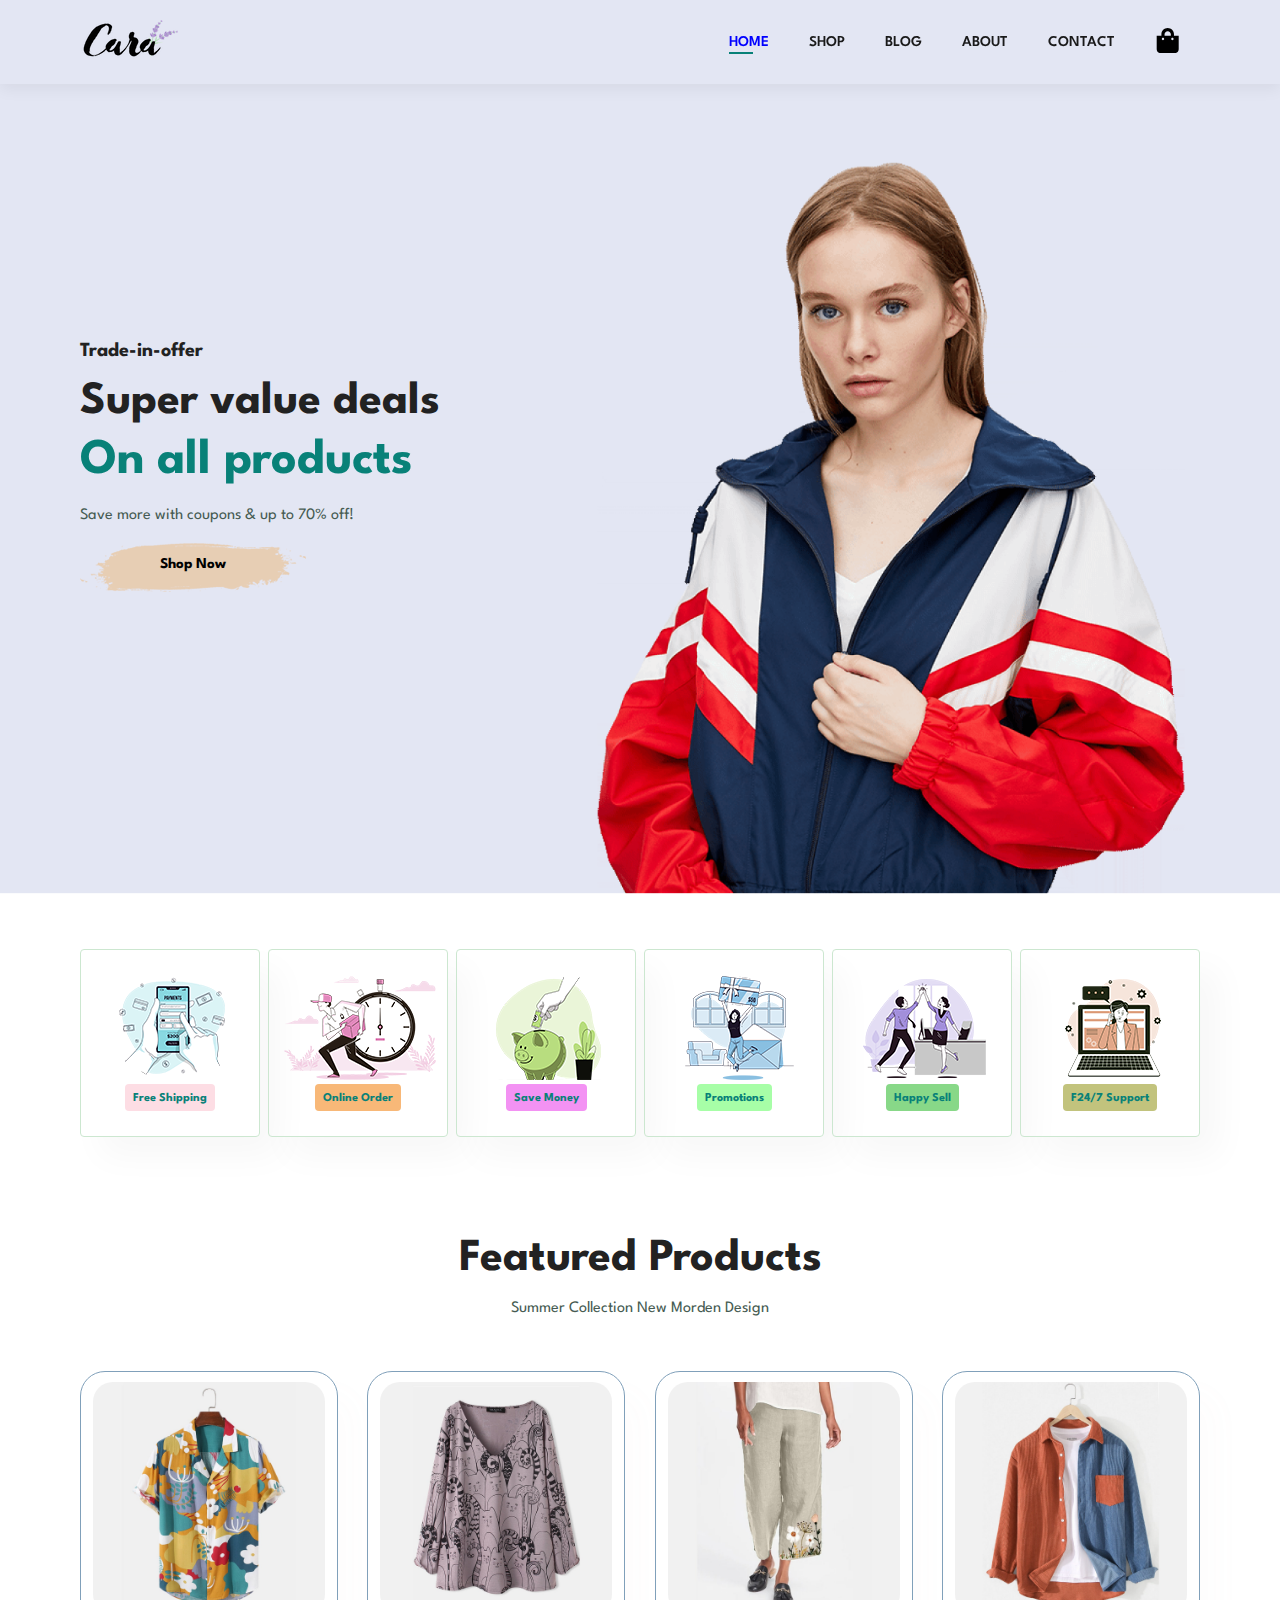
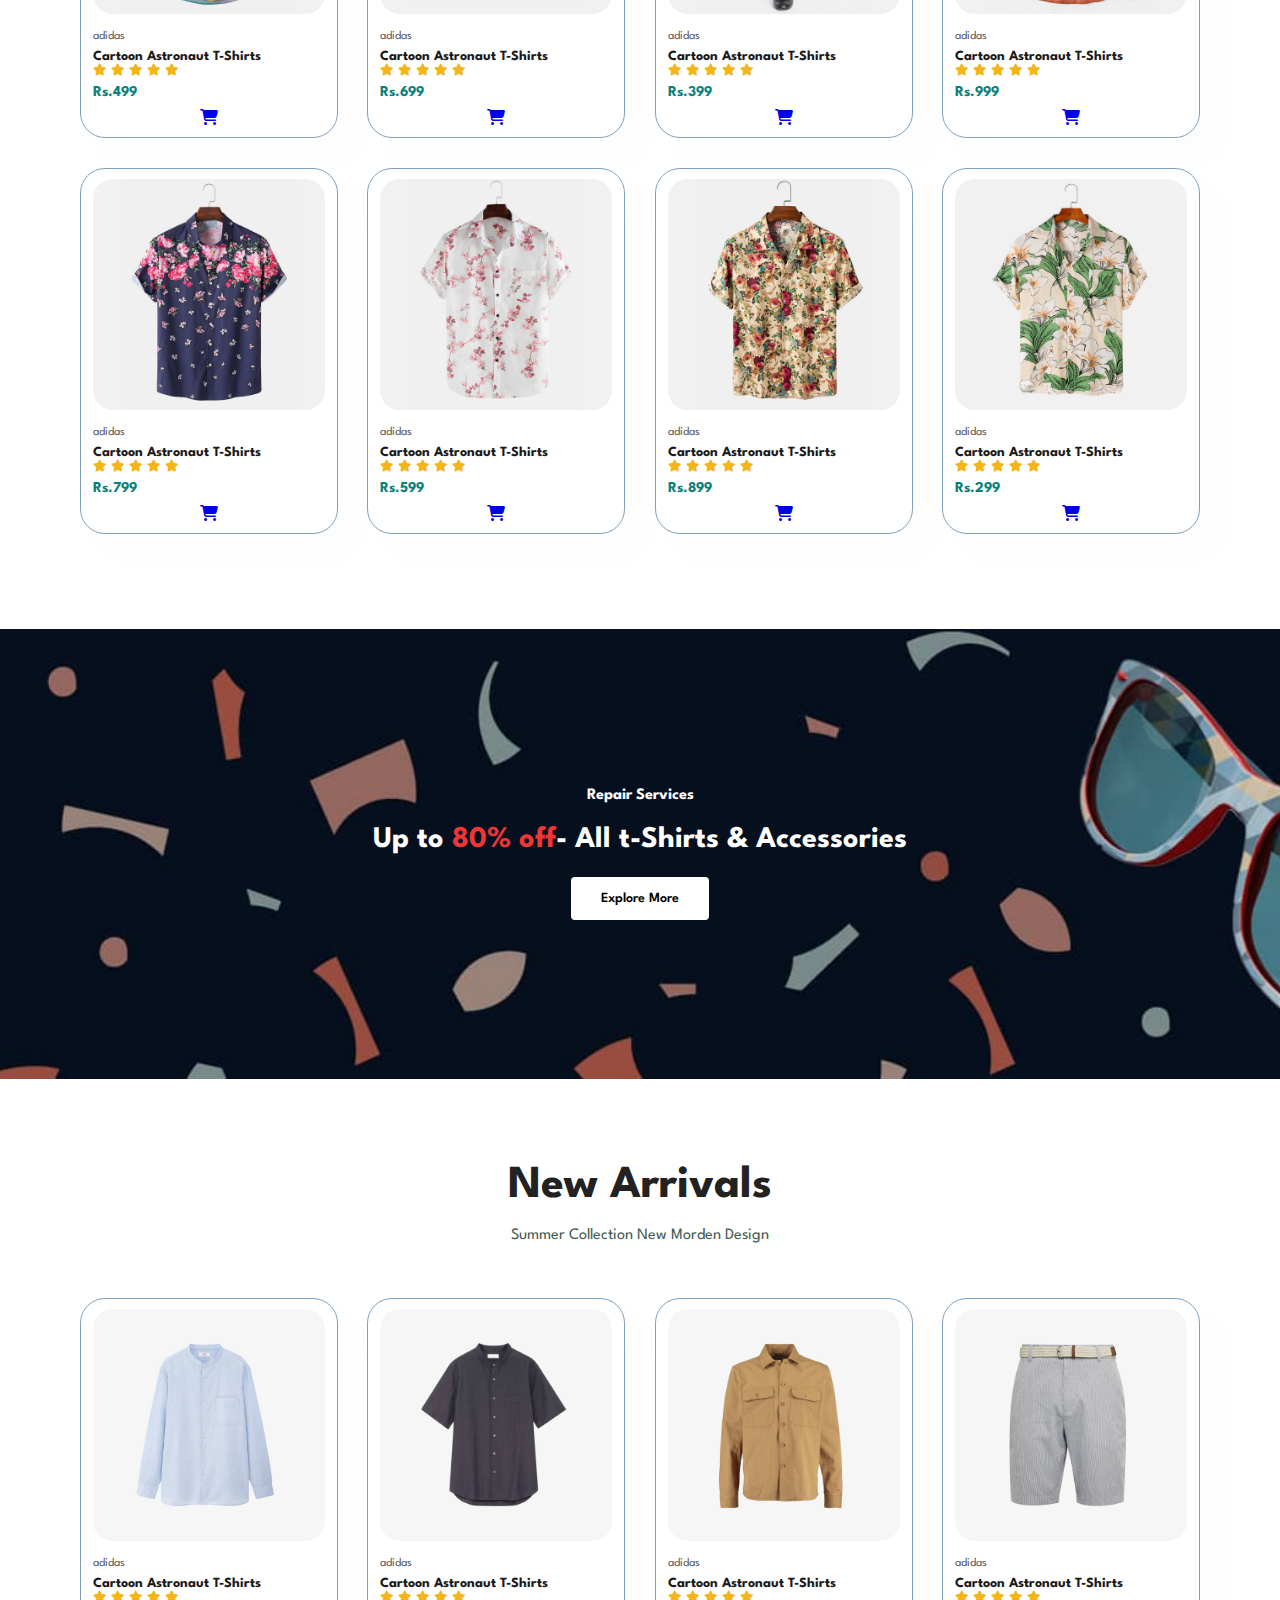
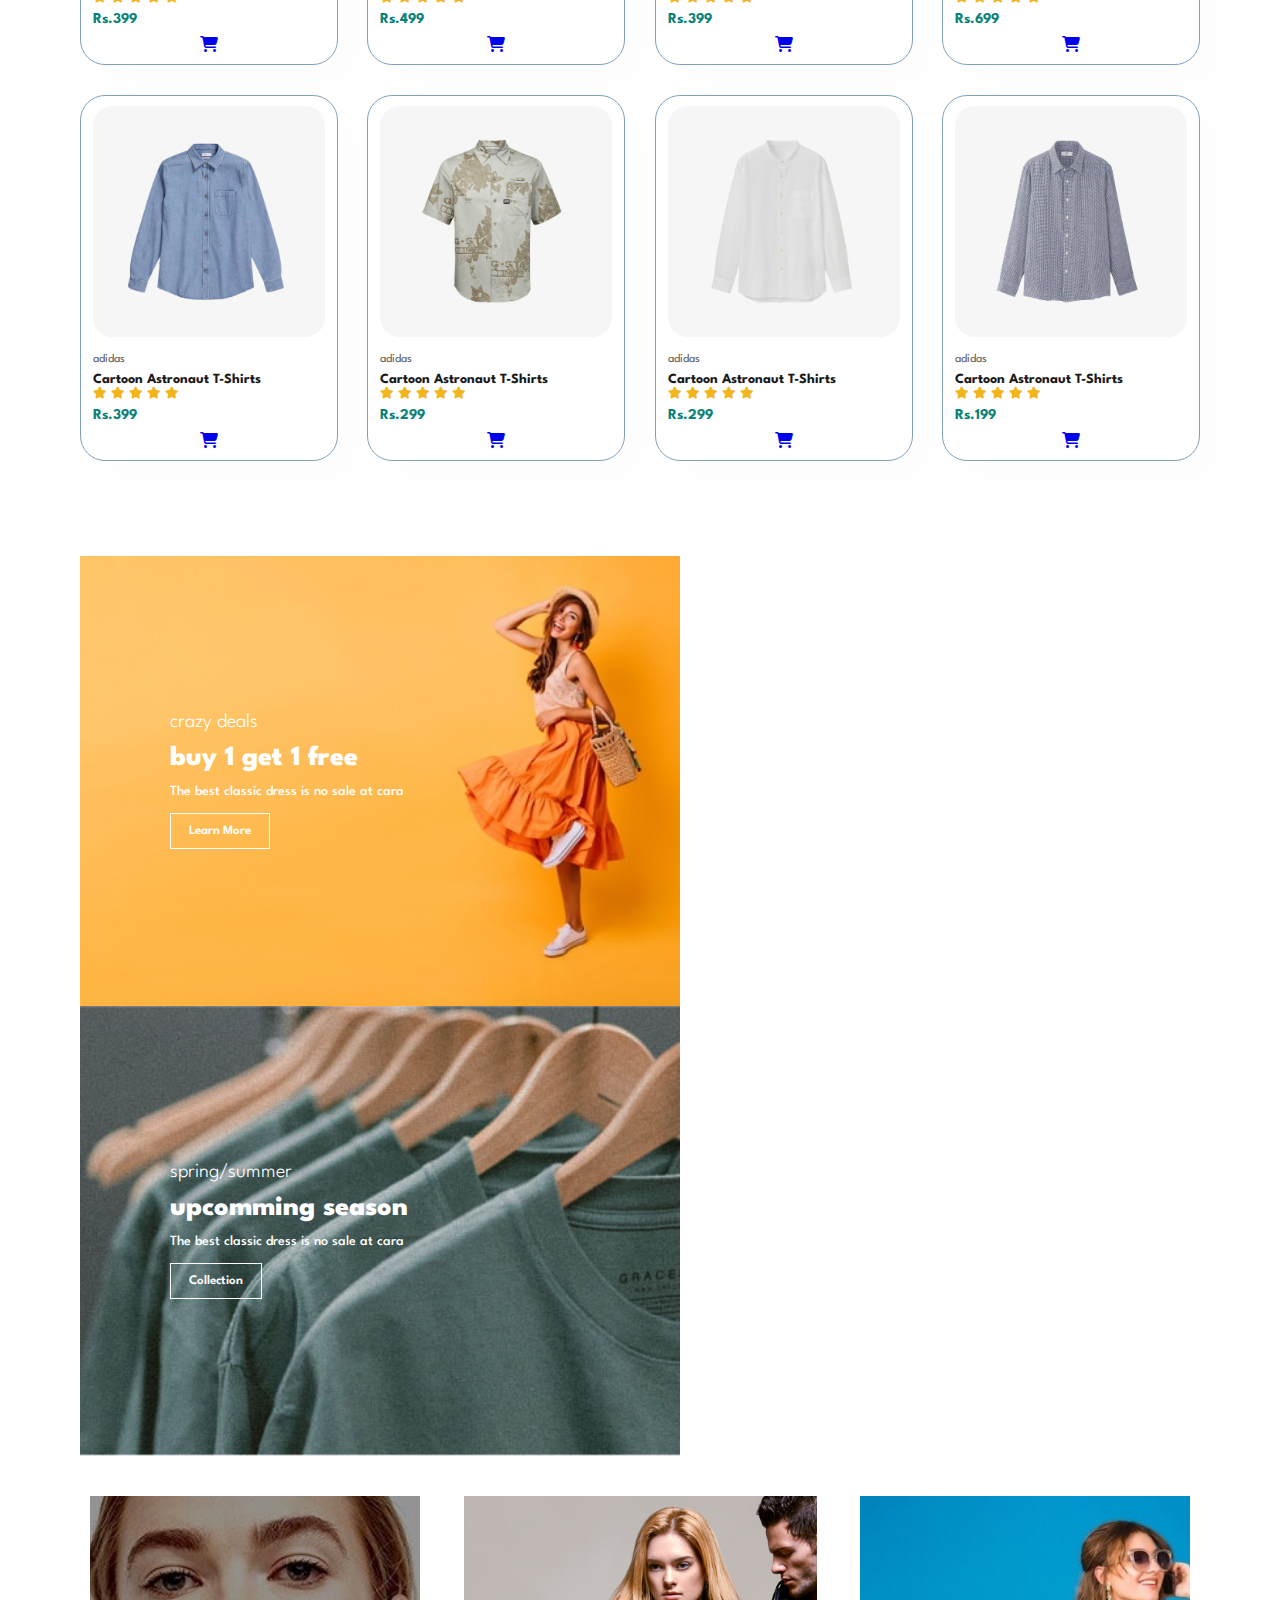
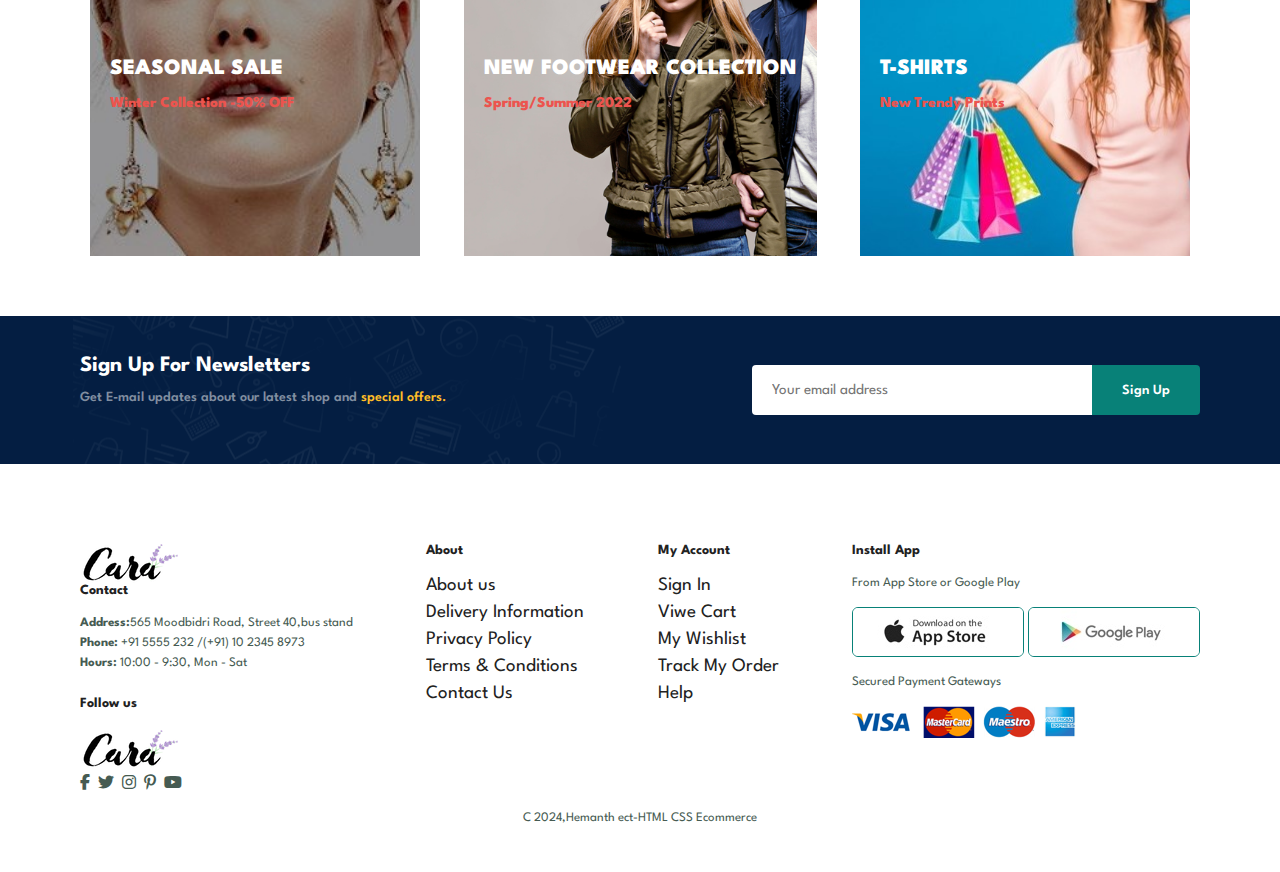
<file: E-commerce-Website/index.html>
<!DOCTYPE html>
<html lang="en">

<head>
    <meta charset="UTF-8">
    <meta http-equiv="X-UA-Compatible" content="IE=edge">
    <meta name="viewport" content="width=device-width, initial-scale=1.0">
    <title>E-commerce</title>
    <link rel="stylesheet" href="//cdnjs.cloudflare.com/ajax/libs/font-awesome/6.2.0/css/all.min.css">
    <link rel="stylesheet" href="style.css">
</head>

<body>
    <section id="header">
        <a href="#"><img src="img/logo.png" class="logo" alt=""></a>

        <div>
            <ul id="navbar">
                <li><a class="active" href="index.html">HOME</a></li>
                <li><a href="shop.html">SHOP</a></li>
                <li><a href="blog.html">BLOG</a></li>
                <li><a href="about.html">ABOUT</a></li>
                <li><a href="contact.html">CONTACT</a></li>
                <li id="cart" class="log-bag"><a href="cart.html"><img src="shopping-bag.svg"></a></li>
                <a href="#" id="close"><i class="fa-solid fa-xmark"></i></a>
            </ul>
        </div>
        <div id="mobile">
            <a href="cart.html"><i class="fa-solid fa-cart-arrow-down"></i></a>
            <i id="bar" class="fas fa-outdent"></i>

        </div>
    </section>
    <section id="hero">
        <h4>Trade-in-offer</h4>
        <h2>Super value deals</h2>
        <h1>On all products</h1>
        <p>Save more with coupons & up to 70% off! </p>
        <button>Shop Now</button>
    </section>
    <section id="feature" class="section-p1">
        <div class="fe-box">
            <img src="img/features/f1.png" alt="">
            <h6>Free Shipping</h6>
        </div>

        <div class="fe-box">
            <img src="img/features/f2.png" alt="">
            <h6>Online Order</h6>
        </div>

        <div class="fe-box">
            <img src="img/features/f3.png" alt="">
            <h6>Save Money</h6>
        </div>

        <div class="fe-box">
            <img src="img/features/f4.png" alt="">
            <h6>Promotions</h6>
        </div>

        <div class="fe-box">
            <img src="img/features/f5.png" alt="">
            <h6>Happy Sell</h6>
        </div>

        <div class="fe-box">
            <img src="img/features/f6.png" alt="">
            <h6>F24/7 Support</h6>
        </div>
    </section>
    <section id="product1" class="section-p1">
        <h2>Featured Products</h2>
        <p>Summer Collection New Morden Design</p>
        <div class="pro-container">
            <div class="pro">
                <img src="img/products/f1.jpg" alt="">
                <div class="des">
                    <span>adidas</span>
                    <h5>Cartoon Astronaut T-Shirts</h5>
                    <div class="star">
                        <i class="fas fa-star"></i>
                        <i class="fas fa-star"></i>
                        <i class="fas fa-star"></i>
                        <i class="fas fa-star"></i>
                        <i class="fas fa-star"></i>
                    </div>
                    <h4>Rs.499</h4>
                </div>
                <a href="#"><i class="fa-solid fa-cart-shopping" ,class="cart"></i></a>
            </div>
            <div class="pro">
                <img src="img/products/f8.jpg" alt="">
                <div class="des">
                    <span>adidas</span>
                    <h5>Cartoon Astronaut T-Shirts</h5>
                    <div class="star">
                        <i class="fas fa-star"></i>
                        <i class="fas fa-star"></i>
                        <i class="fas fa-star"></i>
                        <i class="fas fa-star"></i>
                        <i class="fas fa-star"></i>
                    </div>
                    <h4>Rs.699</h4>
                </div>
                <a href="#"><i class="fa-solid fa-cart-shopping" ,class="cart"></i></a>
            </div>
            <div class="pro">
                <img src="img/products/f7.jpg" alt="">
                <div class="des">
                    <span>adidas</span>
                    <h5>Cartoon Astronaut T-Shirts</h5>
                    <div class="star">
                        <i class="fas fa-star"></i>
                        <i class="fas fa-star"></i>
                        <i class="fas fa-star"></i>
                        <i class="fas fa-star"></i>
                        <i class="fas fa-star"></i>
                    </div>
                    <h4>Rs.399</h4>
                </div>
                <a href="#"><i class="fa-solid fa-cart-shopping" ,class="cart"></i></a>
            </div>
            <div class="pro">
                <img src="img/products/f6.jpg" alt="">
                <div class="des">
                    <span>adidas</span>
                    <h5>Cartoon Astronaut T-Shirts</h5>
                    <div class="star">
                        <i class="fas fa-star"></i>
                        <i class="fas fa-star"></i>
                        <i class="fas fa-star"></i>
                        <i class="fas fa-star"></i>
                        <i class="fas fa-star"></i>
                    </div>
                    <h4>Rs.999</h4>
                </div>
                <a href="#"><i class="fa-solid fa-cart-shopping" ,class="cart"></i></a>
            </div>
            <div class="pro">
                <img src="img/products/f5.jpg" alt="">
                <div class="des">
                    <span>adidas</span>
                    <h5>Cartoon Astronaut T-Shirts</h5>
                    <div class="star">
                        <i class="fas fa-star"></i>
                        <i class="fas fa-star"></i>
                        <i class="fas fa-star"></i>
                        <i class="fas fa-star"></i>
                        <i class="fas fa-star"></i>
                    </div>
                    <h4>Rs.799</h4>
                </div>
                <a href="#"><i class="fa-solid fa-cart-shopping" ,class="cart"></i></a>
            </div>
            <div class="pro">
                <img src="img/products/f4.jpg" alt="">
                <div class="des">
                    <span>adidas</span>
                    <h5>Cartoon Astronaut T-Shirts</h5>
                    <div class="star">
                        <i class="fas fa-star"></i>
                        <i class="fas fa-star"></i>
                        <i class="fas fa-star"></i>
                        <i class="fas fa-star"></i>
                        <i class="fas fa-star"></i>
                    </div>
                    <h4>Rs.599</h4>
                </div>
                <a href="#"><i class="fa-solid fa-cart-shopping" ,class="cart"></i></a>
            </div>
            <div class="pro">
                <img src="img/products/f3.jpg" alt="">
                <div class="des">
                    <span>adidas</span>
                    <h5>Cartoon Astronaut T-Shirts</h5>
                    <div class="star">
                        <i class="fas fa-star"></i>
                        <i class="fas fa-star"></i>
                        <i class="fas fa-star"></i>
                        <i class="fas fa-star"></i>
                        <i class="fas fa-star"></i>
                    </div>
                    <h4>Rs.899</h4>
                </div>
                <a href="#"><i class="fa-solid fa-cart-shopping" ,class="cart"></i></a>
            </div>
            <div class="pro">
                <img src="img/products/f2.jpg" alt="">
                <div class="des">
                    <span>adidas</span>
                    <h5>Cartoon Astronaut T-Shirts</h5>
                    <div class="star">
                        <i class="fas fa-star"></i>
                        <i class="fas fa-star"></i>
                        <i class="fas fa-star"></i>
                        <i class="fas fa-star"></i>
                        <i class="fas fa-star"></i>
                    </div>
                    <h4>Rs.299</h4>
                </div>
                <a href="#"><i class="fa-solid fa-cart-shopping" ,class="cart"></i></a>
            </div>
        </div>
    </section>
    <section id="banner" class="section-m1">
        <h4>Repair Services</h4>
        <h2>Up to <span>80% off</span>- All t-Shirts & Accessories</h2>
        <button class="normal">Explore More</button>
    </section>
    <section id="product1" class="section-p1">
        <h2>New Arrivals</h2>
        <p>Summer Collection New Morden Design</p>
        <div class="pro-container">
            <div class="pro">
                <img src="img/products/n1.jpg" alt="">
                <div class="des">
                    <span>adidas</span>
                    <h5>Cartoon Astronaut T-Shirts</h5>
                    <div class="star">
                        <i class="fas fa-star"></i>
                        <i class="fas fa-star"></i>
                        <i class="fas fa-star"></i>
                        <i class="fas fa-star"></i>
                        <i class="fas fa-star"></i>
                    </div>
                    <h4>Rs.399</h4>
                </div>
                <a href="#"><i class="fa-solid fa-cart-shopping" ,class="cart"></i></a>
            </div>
            <div class="pro">
                <img src="img/products/n8.jpg" alt="">
                <div class="des">
                    <span>adidas</span>
                    <h5>Cartoon Astronaut T-Shirts</h5>
                    <div class="star">
                        <i class="fas fa-star"></i>
                        <i class="fas fa-star"></i>
                        <i class="fas fa-star"></i>
                        <i class="fas fa-star"></i>
                        <i class="fas fa-star"></i>
                    </div>
                    <h4>Rs.499</h4>
                </div>
                <a href="#"><i class="fa-solid fa-cart-shopping" ,class="cart"></i></a>
            </div>
            <div class="pro">
                <img src="img/products/n7.jpg" alt="">
                <div class="des">
                    <span>adidas</span>
                    <h5>Cartoon Astronaut T-Shirts</h5>
                    <div class="star">
                        <i class="fas fa-star"></i>
                        <i class="fas fa-star"></i>
                        <i class="fas fa-star"></i>
                        <i class="fas fa-star"></i>
                        <i class="fas fa-star"></i>
                    </div>
                    <h4>Rs.399</h4>
                </div>
                <a href="#"><i class="fa-solid fa-cart-shopping" ,class="cart"></i></a>
            </div>
            <div class="pro">
                <img src="img/products/n6.jpg" alt="">
                <div class="des">
                    <span>adidas</span>
                    <h5>Cartoon Astronaut T-Shirts</h5>
                    <div class="star">
                        <i class="fas fa-star"></i>
                        <i class="fas fa-star"></i>
                        <i class="fas fa-star"></i>
                        <i class="fas fa-star"></i>
                        <i class="fas fa-star"></i>
                    </div>
                    <h4>Rs.699</h4>
                </div>
                <a href="#"><i class="fa-solid fa-cart-shopping" ,class="cart"></i></a>
            </div>
            <div class="pro">
                <img src="img/products/n5.jpg" alt="">
                <div class="des">
                    <span>adidas</span>
                    <h5>Cartoon Astronaut T-Shirts</h5>
                    <div class="star">
                        <i class="fas fa-star"></i>
                        <i class="fas fa-star"></i>
                        <i class="fas fa-star"></i>
                        <i class="fas fa-star"></i>
                        <i class="fas fa-star"></i>
                    </div>
                    <h4>Rs.399</h4>
                </div>
                <a href="#"><i class="fa-solid fa-cart-shopping" ,class="cart"></i></a>
            </div>
            <div class="pro">
                <img src="img/products/n4.jpg" alt="">
                <div class="des">
                    <span>adidas</span>
                    <h5>Cartoon Astronaut T-Shirts</h5>
                    <div class="star">
                        <i class="fas fa-star"></i>
                        <i class="fas fa-star"></i>
                        <i class="fas fa-star"></i>
                        <i class="fas fa-star"></i>
                        <i class="fas fa-star"></i>
                    </div>
                    <h4>Rs.299</h4>
                </div>
                <a href="#"><i class="fa-solid fa-cart-shopping" ,class="cart"></i></a>
            </div>
            <div class="pro">
                <img src="img/products/n3.jpg" alt="">
                <div class="des">
                    <span>adidas</span>
                    <h5>Cartoon Astronaut T-Shirts</h5>
                    <div class="star">
                        <i class="fas fa-star"></i>
                        <i class="fas fa-star"></i>
                        <i class="fas fa-star"></i>
                        <i class="fas fa-star"></i>
                        <i class="fas fa-star"></i>
                    </div>
                    <h4>Rs.299</h4>
                </div>
                <a href="#"><i class="fa-solid fa-cart-shopping" ,class="cart"></i></a>
            </div>
            <div class="pro">
                <img src="img/products/n2.jpg" alt="">
                <div class="des">
                    <span>adidas</span>
                    <h5>Cartoon Astronaut T-Shirts</h5>
                    <div class="star">
                        <i class="fas fa-star"></i>
                        <i class="fas fa-star"></i>
                        <i class="fas fa-star"></i>
                        <i class="fas fa-star"></i>
                        <i class="fas fa-star"></i>
                    </div>
                    <h4>Rs.199</h4>
                </div>
                <a href="#"><i class="fa-solid fa-cart-shopping" ,class="cart"></i></a>
            </div>
        </div>
    </section>
    <section id="sm-banner" class="section-p1">
        <div class="banner-box">
            <h4>crazy deals</h4>
            <h2>buy 1 get 1 free</h2>
            <span>The best classic dress is no sale at cara</span>
            <button class="white">Learn More</button>
        </div>
        <div class="banner-box banner-box2">
            <h4>spring/summer</h4>
            <h2>upcomming season</h2>
            <span>The best classic dress is no sale at cara</span>
            <button class="white">Collection</button>
        </div>
    </section>
    <section id="banner3">
        <div class="banner-box">
            <h2>SEASONAL SALE</h2>
            <h3>Winter Collection -50% OFF</h3>
        </div>
        <div class="banner-box banner-box2">
            <h2>NEW FOOTWEAR COLLECTION</h2>
            <h3>Spring/Summer 2022</h3>
        </div>
        <div class="banner-box banner-box3">
            <h2>T-SHIRTS</h2>
            <h3>New Trendy Prints</h3>
        </div>
    </section>
    <section id=newsletter class="section-p1 section-m1">
        <div class="newstext">
            <h4>Sign Up For Newsletters</h4>
            <p>Get E-mail updates about our latest shop and <span>special offers.</span> </p>
        </div>
        <div class="form">
            <input type="text" placeholder="Your email address">
            <button class="normal">Sign Up</button>
        </div>
    </section>
    <footer class="section-p1">
        <div class="col">
            <img src="img/logo.png" alt="">
            <h4>Contact</h4>
            <p><strong>Address:</strong>565 Moodbidri Road, Street 40,bus stand</p>
            <p><strong>Phone:</strong> +91 5555 232 /(+91) 10 2345 8973</p>
            <p><strong>Hours:</strong> 10:00 - 9:30, Mon - Sat</p>
            <div class="follow">
                <h4>Follow us</h4>
                <img src="img/logo.png">
                <div class="icon">
                    <i class="fab fa-facebook-f"></i>
                    <i class="fab fa-twitter"></i>
                    <i class="fab fa-instagram"></i>
                    <i class="fab fa-pinterest-p"></i>
                    <i class="fab fa-youtube"></i>
                </div>
            </div>
        </div>
        <div class="col">
            <h4>About</h4>
            <a href="#">About us</a>
            <a href="#">Delivery Information</a>
            <a href="#">Privacy Policy</a>
            <a href="#">Terms & Conditions</a>
            <a href="#">Contact Us</a>
        </div>
        <div class="col">
            <h4> My Account</h4>
            <a href="#">Sign In</a>
            <a href="#">Viwe Cart</a>
            <a href="#">My Wishlist</a>
            <a href="#">Track My Order</a>
            <a href="#">Help</a>
        </div>
        <div class="col install">
            <h4>Install App</h4>
            <p>From App Store or Google Play</p>
            <div class="row">
                <img src="img/pay/app.jpg" alt="">
                <img src="img/pay/play.jpg" alt="">
            </div>
            <p>Secured Payment Gateways</p>
            <img src="img/pay/pay.png" alt="">
        </div>
        <div class="copy">
            <p>C 2024,Hemanth ect-HTML CSS Ecommerce </p>

        </div>
    </footer>
    <script src="script.js">
    </script>
</body>

</html>
</file>
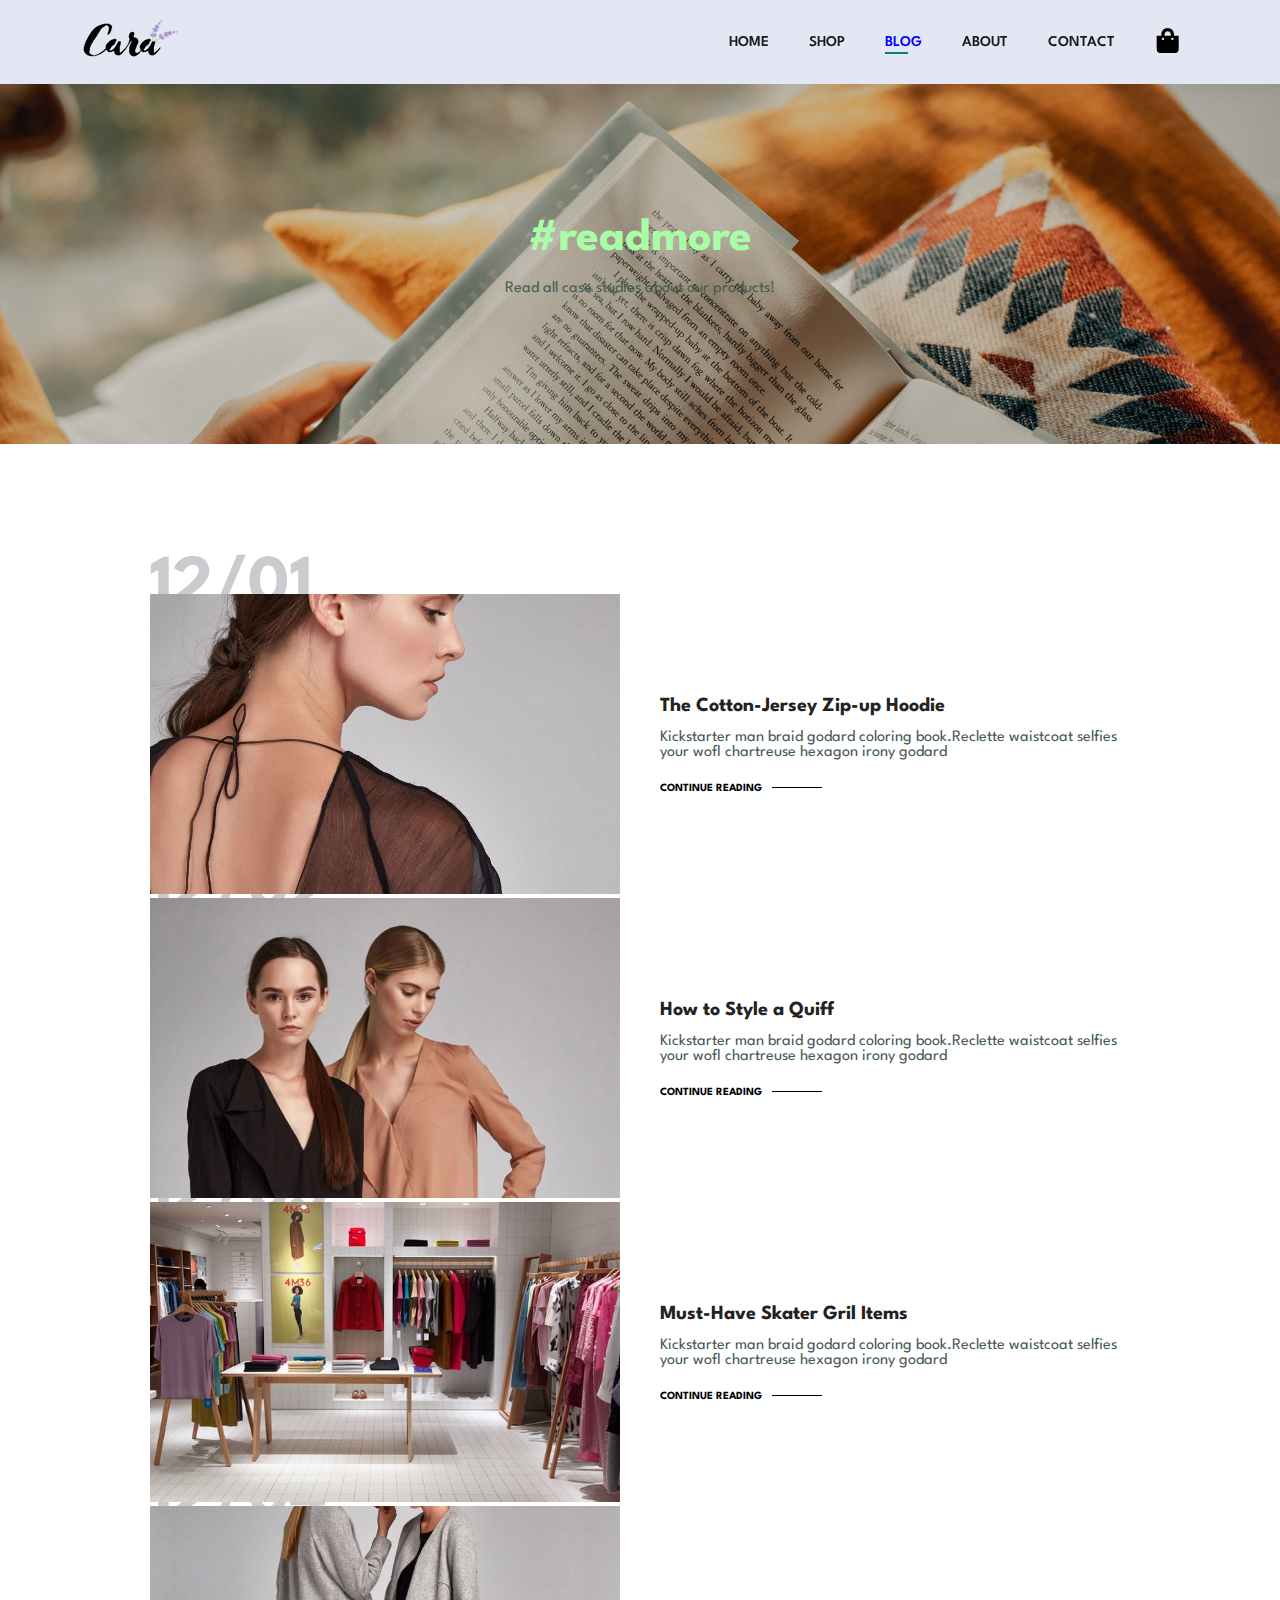
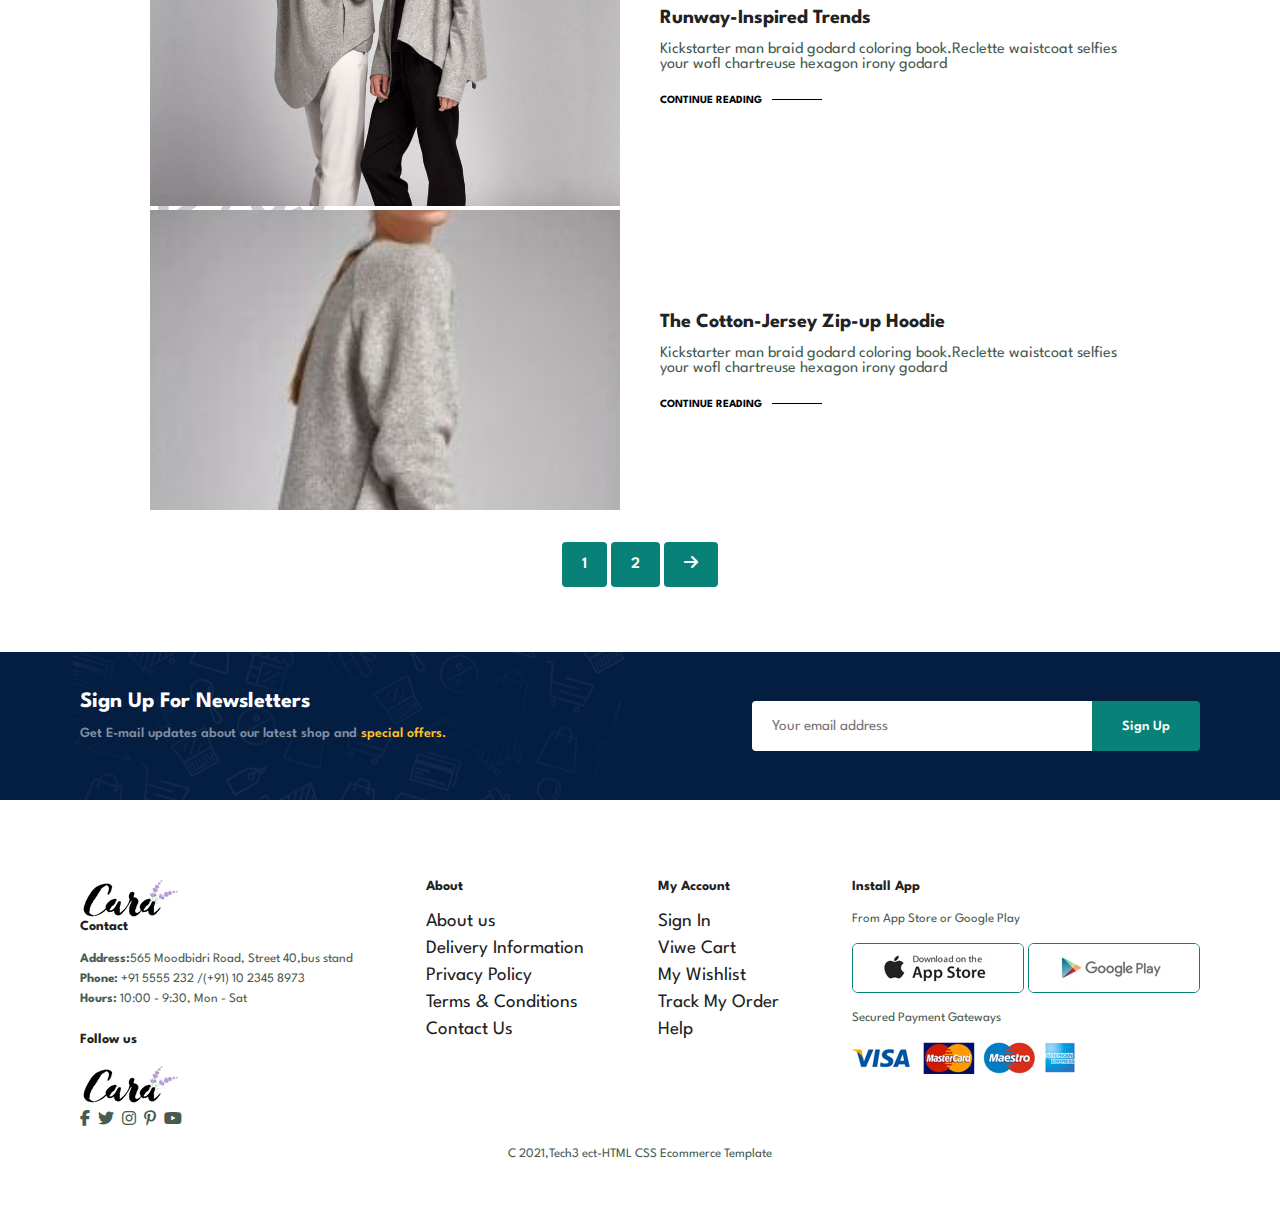
<file: E-commerce-Website/blog.html>
<!DOCTYPE html>
<html lang="en">

<head>
    <meta charset="UTF-8">
    <meta http-equiv="X-UA-Compatible" content="IE=edge">
    <meta name="viewport" content="width=device-width, initial-scale=1.0">
    <title>E-commerce</title>
    <link rel="stylesheet" href="//cdnjs.cloudflare.com/ajax/libs/font-awesome/6.2.0/css/all.min.css">
    <link rel="stylesheet" href="style.css">
</head>

<body>
    <section id="header">
        <a href="#"><img src="img/logo.png" class="logo" alt=""></a>

        <div>
            <ul id="navbar">
                <li><a href="index.html">HOME</a></li>
                <li><a href="shop.html">SHOP</a></li>
                <li><a class="active" href="blog.html">BLOG</a></li>
                <li><a href="about.html">ABOUT</a></li>
                <li><a href="contact.html">CONTACT</a></li>
                <li id="cart" class="log-bag"><a href="cart.html"><img src="shopping-bag.svg"></a></li>
                <a href="#" id="close"><i class="fa-solid fa-xmark"></i></a>
            </ul>
        </div>
        <div id="mobile">
            <a href="cart.html"><i class="fa-solid fa-cart-arrow-down"></i></a>
            <i id="bar" class="fas fa-outdent"></i>

        </div>
    </section>
    <section id="page-header" class="blog-header">

        <h2>#readmore</h2>

        <p>Read all case studies about our products! </p>

    </section>
    <section id="blog">
        <div class="blog-box">
            <div class="blog-img">
                <img src="img/blog/b1.jpg" alt="">
            </div>
            <div class="blog-details">
                <h4>The Cotton-Jersey Zip-up Hoodie</h4>
                <p>Kickstarter man braid godard coloring book.Reclette waistcoat selfies your wofl chartreuse hexagon
                    irony godard</p>
                <a href="blog.html">CONTINUE READING</a>
            </div>
            <h1>12/01</h1>
        </div>
        <div class="blog-box">
            <div class="blog-img">
                <img src="img/blog/b2.jpg" alt="">
            </div>
            <div class="blog-details">
                <h4>How to Style a Quiff</h4>
                <p>Kickstarter man braid godard coloring book.Reclette waistcoat selfies your wofl chartreuse hexagon
                    irony godard</p>
                <a href="blog.html">CONTINUE READING</a>
            </div>
            <h1>12/02</h1>
        </div>
        <div class="blog-box">
            <div class="blog-img">
                <img src="img/blog/b3.jpg" alt="">
            </div>
            <div class="blog-details">
                <h4>Must-Have Skater Gril Items</h4>
                <p>Kickstarter man braid godard coloring book.Reclette waistcoat selfies your wofl chartreuse hexagon
                    irony godard</p>
                <a href="blog.html">CONTINUE READING</a>
            </div>
            <h1>12/03</h1>
        </div>
        <div class="blog-box">
            <div class="blog-img">
                <img src="img/blog/b4.jpg" alt="">
            </div>
            <div class="blog-details">
                <h4>Runway-Inspired Trends</h4>
                <p>Kickstarter man braid godard coloring book.Reclette waistcoat selfies your wofl chartreuse hexagon
                    irony godard</p>
                <a href="blog.html">CONTINUE READING</a>
            </div>
            <h1>12/04</h1>
        </div>
        <div class="blog-box">
            <div class="blog-img">
                <img src="img/blog/b5.jpg" alt="">
            </div>
            <div class="blog-details">
                <h4>The Cotton-Jersey Zip-up Hoodie</h4>
                <p>Kickstarter man braid godard coloring book.Reclette waistcoat selfies your wofl chartreuse hexagon
                    irony godard</p>
                <a href="blog.html">CONTINUE READING</a>
            </div>
            <h1>12/05</h1>
        </div>
    </section>
    <section id="pagination" class="section-p1">
        <a href="#">1</a>
        <a href="#">2</a>
        <a href="#"><i class="fa-solid fa-arrow-right"></i></a>

    </section>
    <section id=newsletter class="section-p1 section-m1">
        <div class="newstext">
            <h4>Sign Up For Newsletters</h4>
            <p>Get E-mail updates about our latest shop and <span>special offers.</span> </p>
        </div>
        <div class="form">
            <input type="text" placeholder="Your email address">
            <button class="normal">Sign Up</button>
        </div>
    </section>
    <footer class="section-p1">
        <div class="col">
            <img src="img/logo.png" alt="">
            <h4>Contact</h4>
            <p><strong>Address:</strong>565 Moodbidri Road, Street 40,bus stand</p>
            <p><strong>Phone:</strong> +91 5555 232 /(+91) 10 2345 8973</p>
            <p><strong>Hours:</strong> 10:00 - 9:30, Mon - Sat</p>
            <div class="follow">
                <h4>Follow us</h4>
                <img src="img/logo.png">
                <div class="icon">
                    <i class="fab fa-facebook-f"></i>
                    <i class="fab fa-twitter"></i>
                    <i class="fab fa-instagram"></i>
                    <i class="fab fa-pinterest-p"></i>
                    <i class="fab fa-youtube"></i>
                </div>
            </div>
        </div>
        <div class="col">
            <h4>About</h4>
            <a href="#">About us</a>
            <a href="#">Delivery Information</a>
            <a href="#">Privacy Policy</a>
            <a href="#">Terms & Conditions</a>
            <a href="#">Contact Us</a>
        </div>
        <div class="col">
            <h4> My Account</h4>
            <a href="#">Sign In</a>
            <a href="#">Viwe Cart</a>
            <a href="#">My Wishlist</a>
            <a href="#">Track My Order</a>
            <a href="#">Help</a>
        </div>
        <div class="col install">
            <h4>Install App</h4>
            <p>From App Store or Google Play</p>
            <div class="row">
                <img src="img/pay/app.jpg" alt="">
                <img src="img/pay/play.jpg" alt="">
            </div>
            <p>Secured Payment Gateways</p>
            <img src="img/pay/pay.png" alt="">
        </div>
        <div class="copy">
            <p>C 2021,Tech3 ect-HTML CSS Ecommerce Template </p>

        </div>
    </footer>
    <script src="script.js">
    </script>
</body>

</html>

</html>
</file>
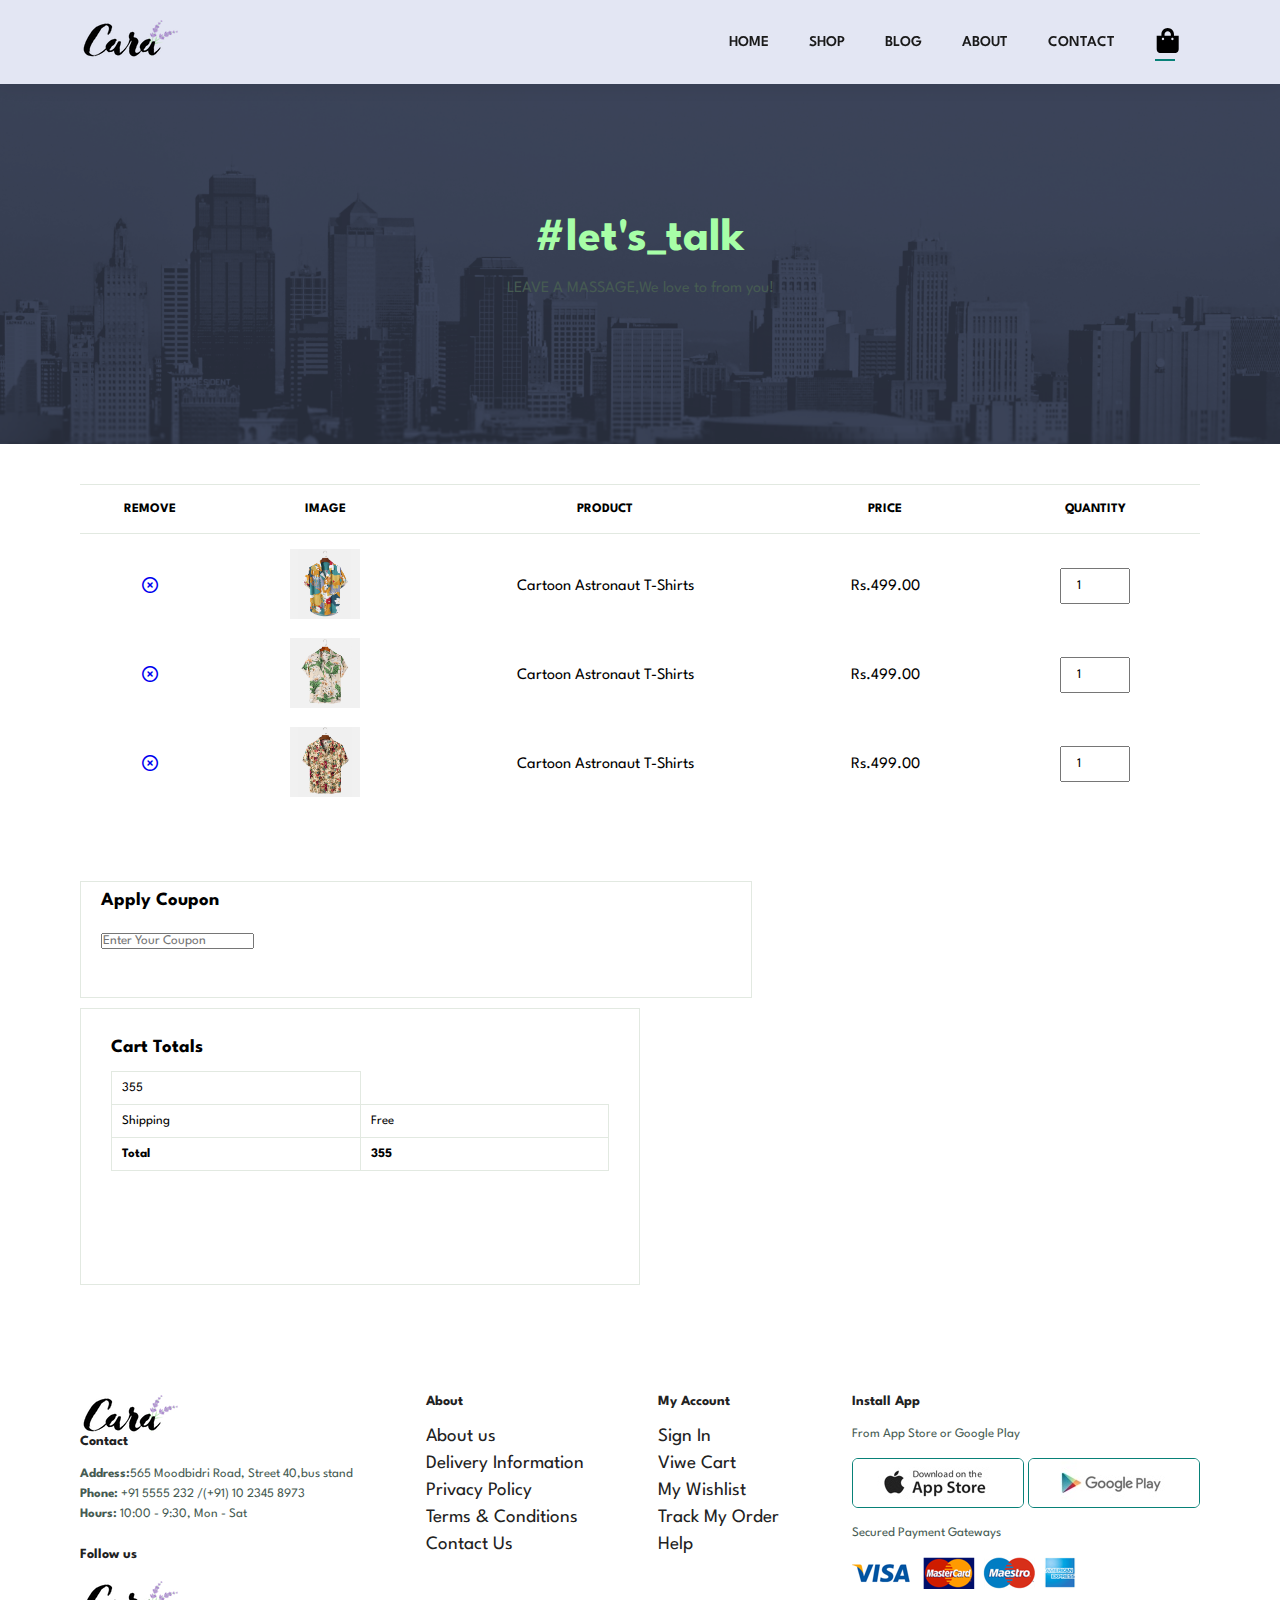
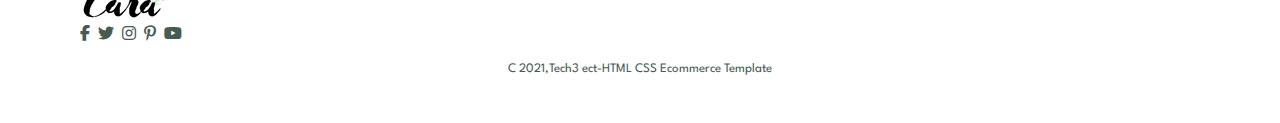
<file: E-commerce-Website/cart.html>
<!DOCTYPE html>
<html lang="en">

<head>
    <meta charset="UTF-8">
    <meta http-equiv="X-UA-Compatible" content="IE=edge">
    <meta name="viewport" content="width=device-width, initial-scale=1.0">
    <title>E-commerce</title>
    <link rel="stylesheet" href="//cdnjs.cloudflare.com/ajax/libs/font-awesome/6.2.0/css/all.min.css">
    <link rel="stylesheet" href="style.css">
</head>

<body>
    <section id="header">
        <a href="#"><img src="img/logo.png" class="logo" alt=""></a>

        <div>
            <ul id="navbar">
                <li><a href="index.html">HOME</a></li>
                <li><a href="shop.html">SHOP</a></li>
                <li><a href="blog.html">BLOG</a></li>
                <li><a href="about.html">ABOUT</a></li>
                <li><a href="contact.html">CONTACT</a></li>
                <li id="cart" class="log-bag"><a class="active" href="cart.html"><img src="shopping-bag.svg"></a></li>
                <a href="#" id="close"><i class="fa-solid fa-xmark"></i></a>
            </ul>
        </div>
        <div id="mobile">
            <a href="cart.html"><i class="fa-solid fa-cart-arrow-down"></i></a>
            <i id="bar" class="fas fa-outdent"></i>

        </div>
    </section>
    <section id="page-header" class="about-header">

        <h2>#let's_talk</h2>

        <p>LEAVE A MASSAGE,We love to from you! </p>

    </section>
    <section id="cart" class="section-p1">
        <table width="100%">
            <thead>
                <tr>
                    <td>Remove</td>
                    <td>Image</td>
                    <td>Product</td>
                    <td>Price</td>
                    <td>Quantity</td>
                    
                </tr>
            </thead>
            <tbody>
                <tr>
                    <td><a href="#"><i class="fa-regular fa-circle-xmark"></i></a></td>
                    <td><img src="img/products/f1.jpg" alt=""></td>
                    <td>Cartoon Astronaut T-Shirts</td>
                    <td>Rs.499.00</td>
                    <td><input type="number" value="1"></td>
                </tr>
                <tr>
                    <td><a href="#"><i class="fa-regular fa-circle-xmark"></i></a></td>
                    <td><img src="img/products/f2.jpg" alt=""></td>
                    <td>Cartoon Astronaut T-Shirts</td>
                    <td>Rs.499.00</td>
                    <td><input type="number" value="1"></td>
                </tr>
                <tr>
                    <td><a href="#"><i class="fa-regular fa-circle-xmark"></i></a></td>
                    <td><img src="img/products/f3.jpg" alt=""></td>
                    <td>Cartoon Astronaut T-Shirts</td>
                    <td>Rs.499.00</td>
                    <td><input type="number" value="1"></td>
                </tr>
            </tbody>
        </table>
    </section>
    <section id="cart-add" class="section-p1">
        <div id="coupon">
            <h3>Apply Coupon</h3>
            <div>
                <input type="text" placeholder="Enter Your Coupon">
                <button class="normal">Apply</button>
            </div>
        </div>
        <div id="subtotal">
            <h3>Cart Totals</h3>
            <table>
                <tr>
                    <td>355</td>
                </tr>
                <tr>
                    <td>Shipping</td>
                    <td>Free</td>
                </tr>
                <tr>
                    <td><strong>Total</strong></td>
                    <td><strong>355</strong></td>

                </tr>
            </table>
            <button class="normal">Proceed to checkout</button>
        </div>
    </section>
    <footer class="section-p1">
        <div class="col">
            <img src="img/logo.png" alt="">
            <h4>Contact</h4>
            <p><strong>Address:</strong>565 Moodbidri Road, Street 40,bus stand</p>
            <p><strong>Phone:</strong> +91 5555 232 /(+91) 10 2345 8973</p>
            <p><strong>Hours:</strong> 10:00 - 9:30, Mon - Sat</p>
            <div class="follow">
                <h4>Follow us</h4>
                <img src="img/logo.png">
                <div class="icon">
                    <i class="fab fa-facebook-f"></i>
                    <i class="fab fa-twitter"></i>
                    <i class="fab fa-instagram"></i>
                    <i class="fab fa-pinterest-p"></i>
                    <i class="fab fa-youtube"></i>
                </div>
            </div>
        </div>
        <div class="col">
            <h4>About</h4>
            <a href="#">About us</a>
            <a href="#">Delivery Information</a>
            <a href="#">Privacy Policy</a>
            <a href="#">Terms & Conditions</a>
            <a href="#">Contact Us</a>
        </div>
        <div class="col">
            <h4> My Account</h4>
            <a href="#">Sign In</a>
            <a href="#">Viwe Cart</a>
            <a href="#">My Wishlist</a>
            <a href="#">Track My Order</a>
            <a href="#">Help</a>
        </div>
        <div class="col install">
            <h4>Install App</h4>
            <p>From App Store or Google Play</p>
            <div class="row">
                <img src="img/pay/app.jpg" alt="">
                <img src="img/pay/play.jpg" alt="">
            </div>
            <p>Secured Payment Gateways</p>
            <img src="img/pay/pay.png" alt="">
        </div>
        <div class="copy">
            <p>C 2021,Tech3 ect-HTML CSS Ecommerce Template </p>

        </div>
    </footer>
    <script src="script.js">
    </script>
</body>

</html>

</html>
</file>
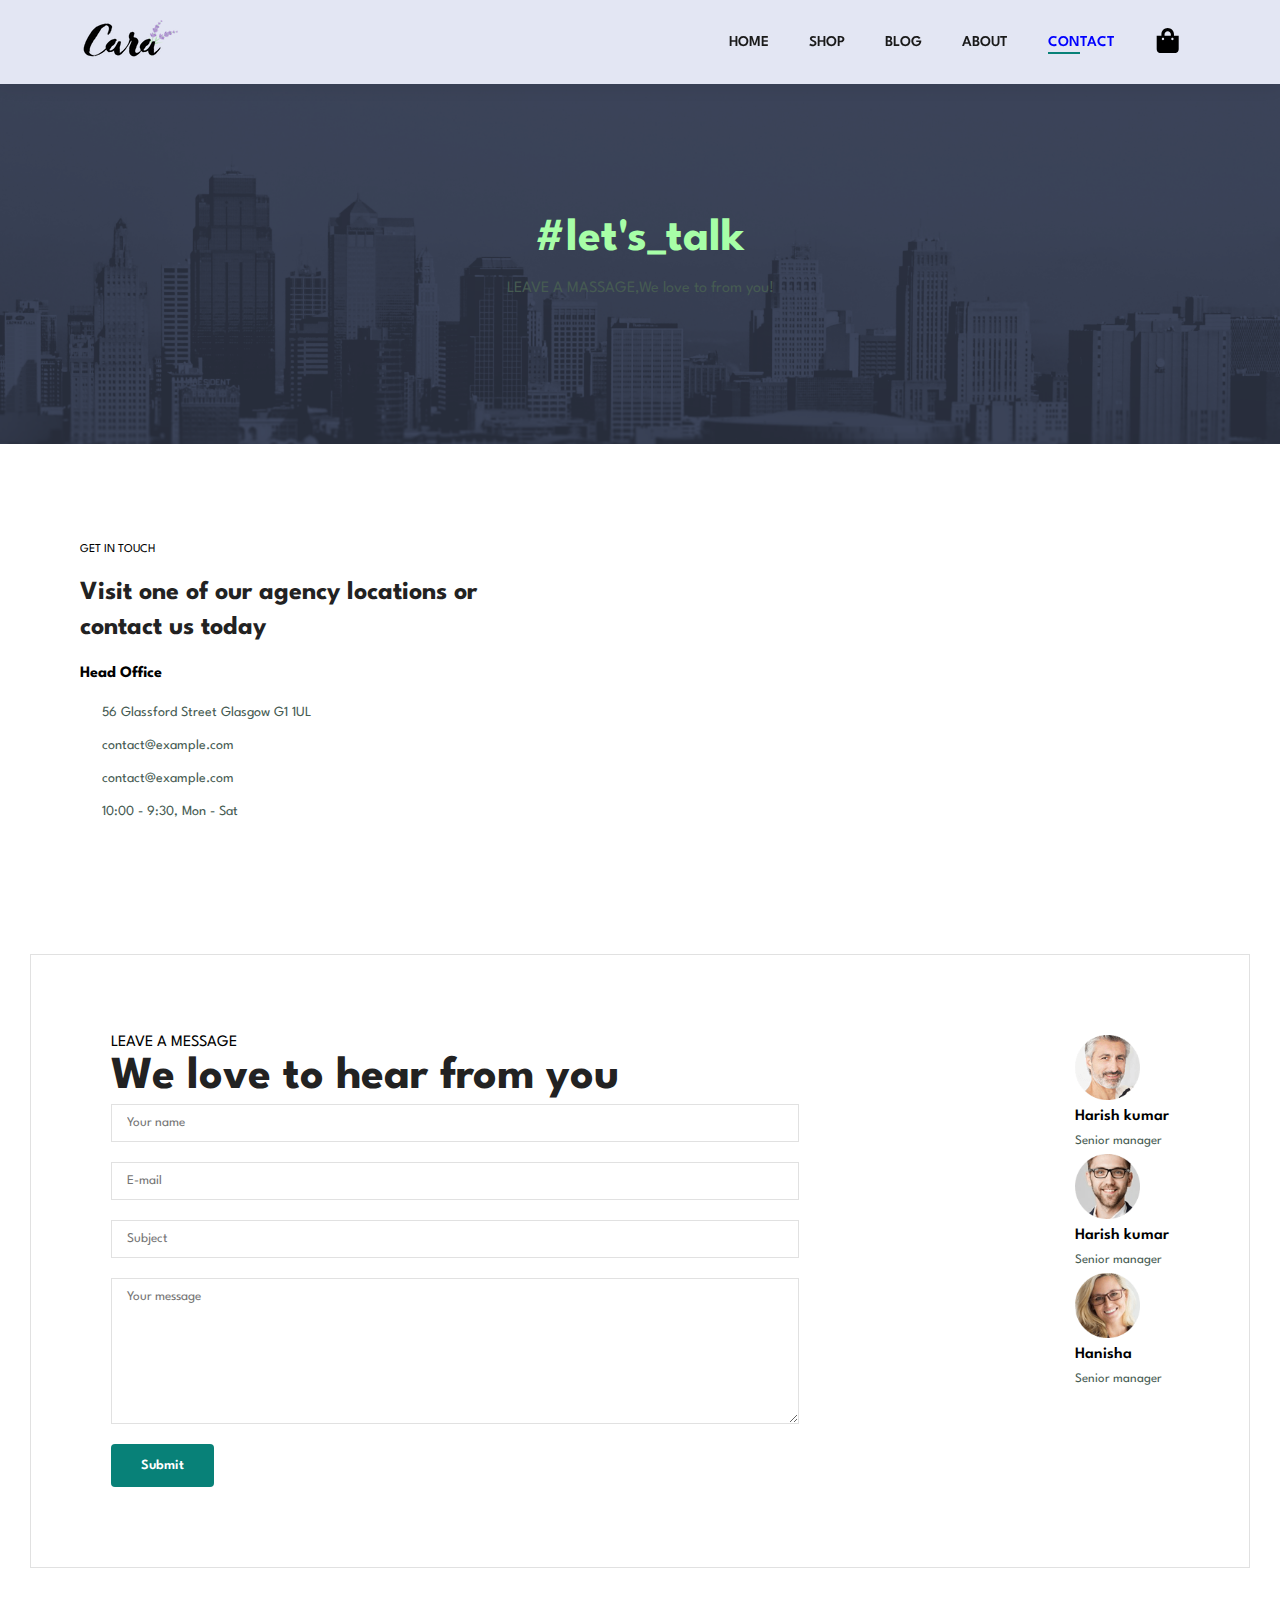
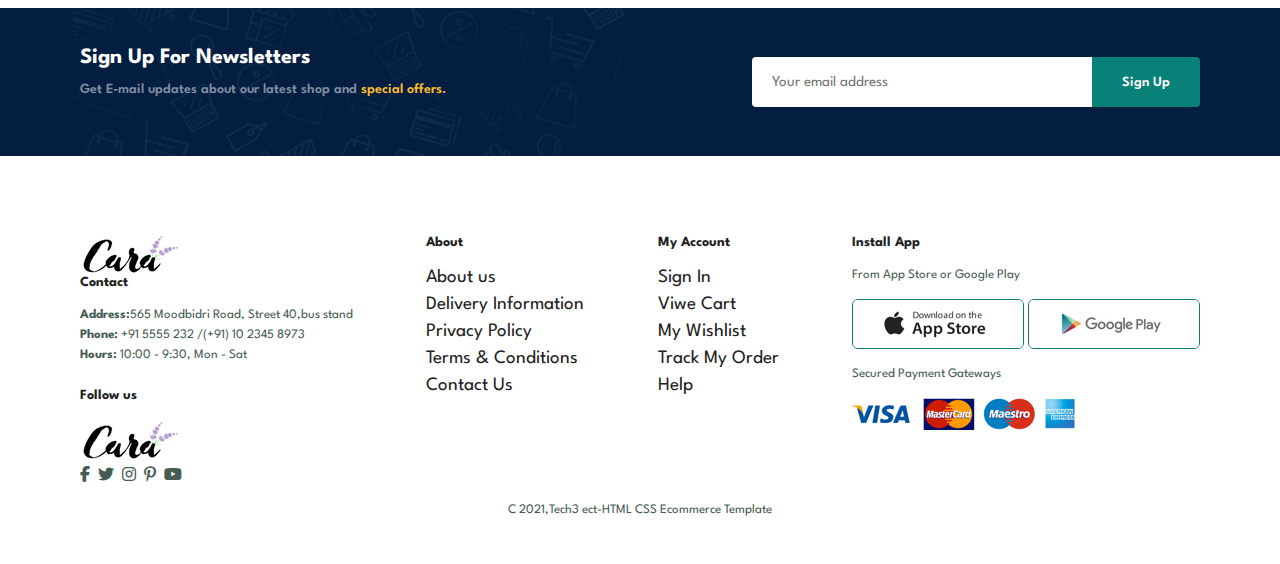
<file: E-commerce-Website/contact.html>
<!DOCTYPE html>
<html lang="en">

<head>
    <meta charset="UTF-8">
    <meta http-equiv="X-UA-Compatible" content="IE=edge">
    <meta name="viewport" content="width=device-width, initial-scale=1.0">
    <title>E-commerce</title>
    <link rel="stylesheet" href="//cdnjs.cloudflare.com/ajax/libs/font-awesome/6.2.0/css/all.min.css">
    <link rel="stylesheet" href="style.css">
</head>

<body>
    <section id="header">
        <a href="#"><img src="img/logo.png" class="logo" alt=""></a>

        <div>
            <ul id="navbar">
                <li><a href="index.html">HOME</a></li>
                <li><a href="shop.html">SHOP</a></li>
                <li><a href="blog.html">BLOG</a></li>
                <li><a href="about.html">ABOUT</a></li>
                <li><a class="active" href="contact.html">CONTACT</a></li>
                <li id="cart" class="log-bag"><a href="cart.html"><img src="shopping-bag.svg"></a></li>
                <a href="#" id="close"><i class="fa-solid fa-xmark"></i></a>
            </ul>
        </div>
        <div id="mobile">
            <a href="cart.html"><i class="fa-solid fa-cart-arrow-down"></i></a>
            <i id="bar" class="fas fa-outdent"></i>

        </div>
    </section>
    <section id="page-header" class="about-header">

        <h2>#let's_talk</h2>

        <p>LEAVE A MASSAGE,We love to from you! </p>

    </section>
    <section id="contact-details" class="section-p1">
        <div class="details">
            <span>GET IN TOUCH</span>
            <H2>Visit one of our agency locations or contact us today</H2>
            <h3>Head Office</h3>
            <div>
                <li>
                    <i class="fal fa-map"></i>
                    <p>56 Glassford Street Glasgow G1 1UL </p>
                </li>
                <li>
                    <i class="fal fa-envelope"></i>
                    <p>contact@example.com </p>
                </li>
                <li>
                    <i class="fal fa-phone-alt"></i>
                    <p>contact@example.com </p>
                </li>
                <li>
                    <i class="fal fa-clock"></i>
                    <p>10:00 - 9:30, Mon - Sat </p>
                </li>
            </div>
        </div>
        <div class="map">
            <iframe
                src="https://www.google.com/maps/embed?pb=!1m18!1m12!1m3!1d3886.4826367783776!2d74.99267937484314!3d13.0685696872558!2m3!1f0!2f0!3f0!3m2!1i1024!2i768!4f13.1!3m3!1m2!1s0x3ba4aaec4458060d%3A0xf9029ee3adb5a8ab!2sMoodbidri!5e0!3m2!1skn!2sin!4v1728209272327!5m2!1skn!2sin"
                width="600" height="450" style="border:0;" allowfullscreen="" loading="lazy"
                referrerpolicy="no-referrer-when-downgrade"></iframe>
        </div>
    </section>
    <section id="form-details">
        <form>
            <span>LEAVE A MESSAGE</span>
            <H2>We love to hear from you</H2>
            <input type="text" placeholder="Your name">
            <input type="email" placeholder="E-mail">
            <input type="text" placeholder="Subject">
            <textarea name="" id="" cols="30" rows="10" placeholder="Your message"></textarea>
            <button class="normal">
                Submit
            </button>
        </form>
        <div class="people">
            <div>
                <img src="img/people/1.png" alt="">
                <p><span>Harish kumar</span>Senior manager</p>
            </div>
            <div>
                <img src="img/people/2.png" alt="">
                <p><span>Harish kumar</span>Senior manager</p>
            </div>
            <div>
                <img src="img/people/3.png" alt="">
                <p><span> Hanisha </span>Senior manager</p>
            </div>

        </div>
    </section>
    <section id=newsletter class="section-p1 section-m1">
        <div class="newstext">
            <h4>Sign Up For Newsletters</h4>
            <p>Get E-mail updates about our latest shop and <span>special offers.</span> </p>
        </div>
        <div class="form">
            <input type="text" placeholder="Your email address">
            <button class="normal">Sign Up</button>
        </div>
    </section>
    <footer class="section-p1">
        <div class="col">
            <img src="img/logo.png" alt="">
            <h4>Contact</h4>
            <p><strong>Address:</strong>565 Moodbidri Road, Street 40,bus stand</p>
            <p><strong>Phone:</strong> +91 5555 232 /(+91) 10 2345 8973</p>
            <p><strong>Hours:</strong> 10:00 - 9:30, Mon - Sat</p>
            <div class="follow">
                <h4>Follow us</h4>
                <img src="img/logo.png">
                <div class="icon">
                    <i class="fab fa-facebook-f"></i>
                    <i class="fab fa-twitter"></i>
                    <i class="fab fa-instagram"></i>
                    <i class="fab fa-pinterest-p"></i>
                    <i class="fab fa-youtube"></i>
                </div>
            </div>
        </div>
        <div class="col">
            <h4>About</h4>
            <a href="#">About us</a>
            <a href="#">Delivery Information</a>
            <a href="#">Privacy Policy</a>
            <a href="#">Terms & Conditions</a>
            <a href="#">Contact Us</a>
        </div>
        <div class="col">
            <h4> My Account</h4>
            <a href="#">Sign In</a>
            <a href="#">Viwe Cart</a>
            <a href="#">My Wishlist</a>
            <a href="#">Track My Order</a>
            <a href="#">Help</a>
        </div>
        <div class="col install">
            <h4>Install App</h4>
            <p>From App Store or Google Play</p>
            <div class="row">
                <img src="img/pay/app.jpg" alt="">
                <img src="img/pay/play.jpg" alt="">
            </div>
            <p>Secured Payment Gateways</p>
            <img src="img/pay/pay.png" alt="">
        </div>
        <div class="copy">
            <p>C 2021,Tech3 ect-HTML CSS Ecommerce Template </p>

        </div>
    </footer>
    <script src="script.js">
    </script>
</body>

</html>

</html>
</file>
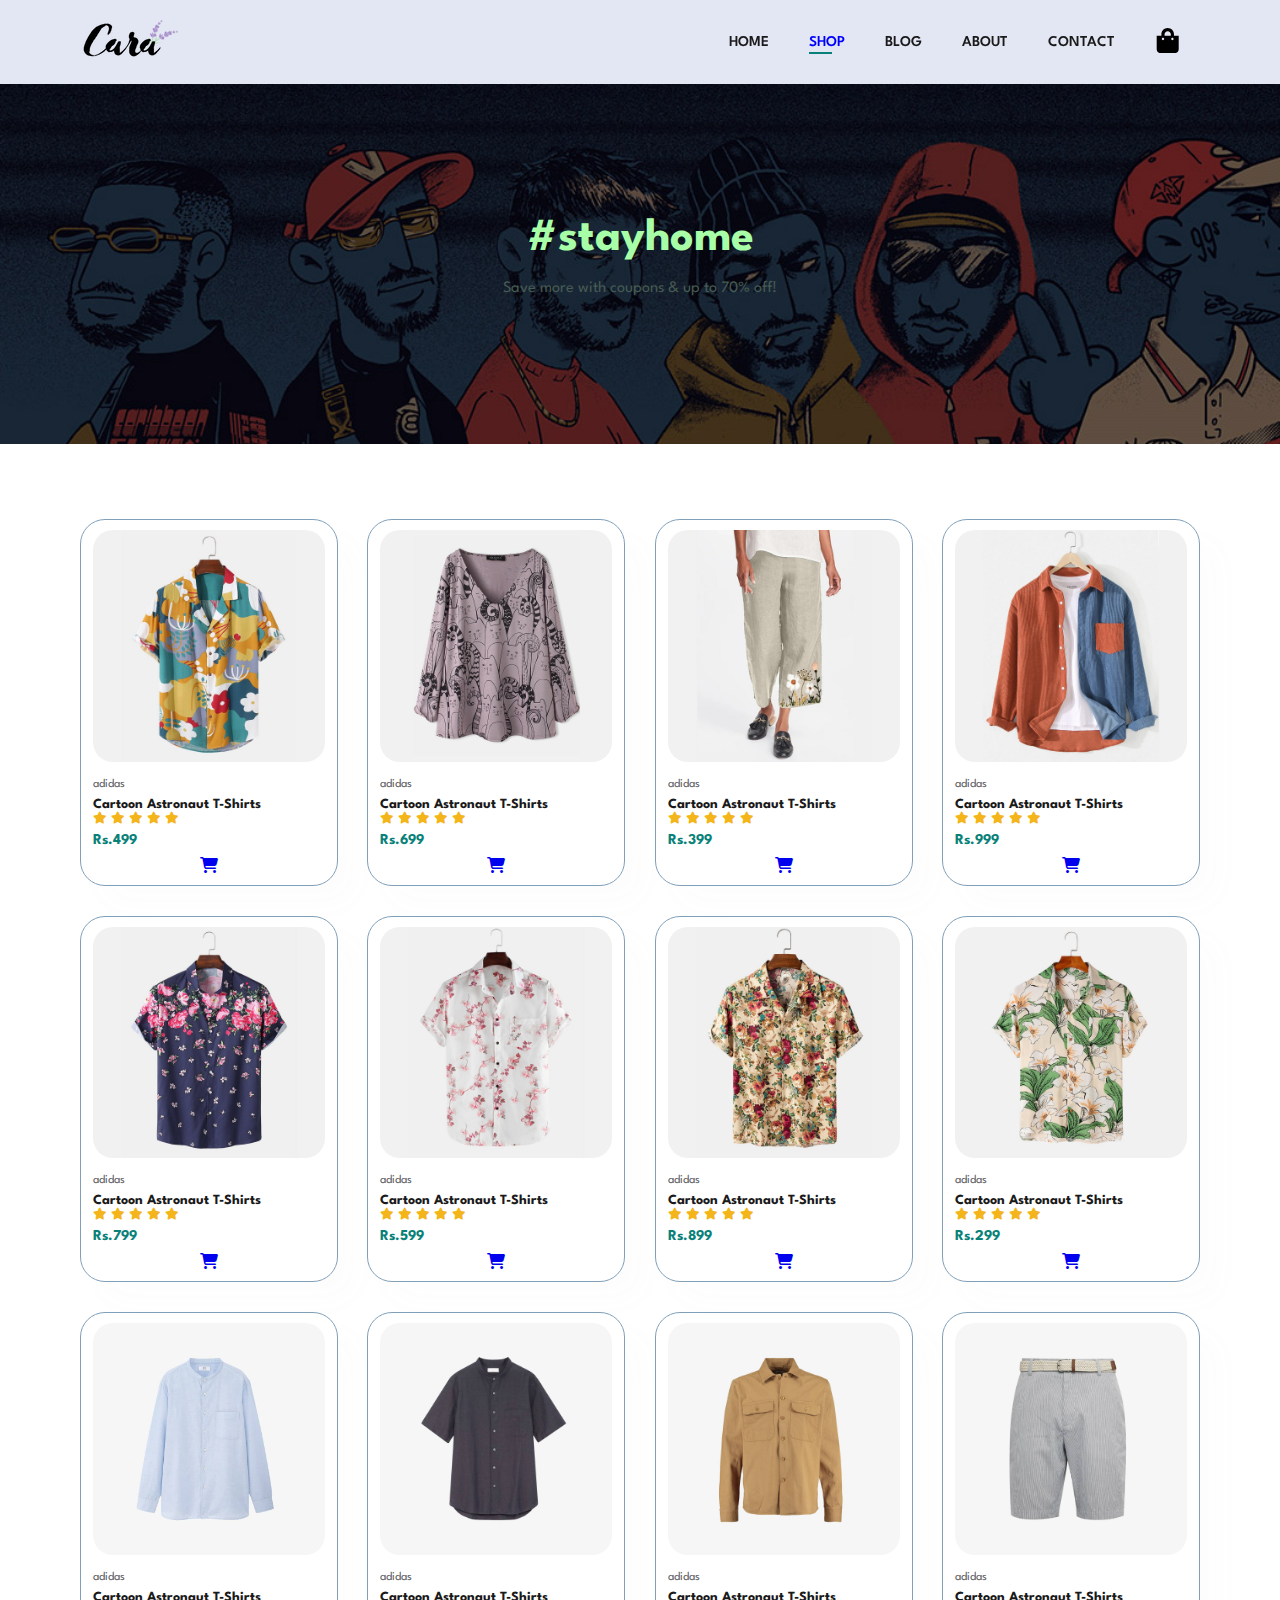
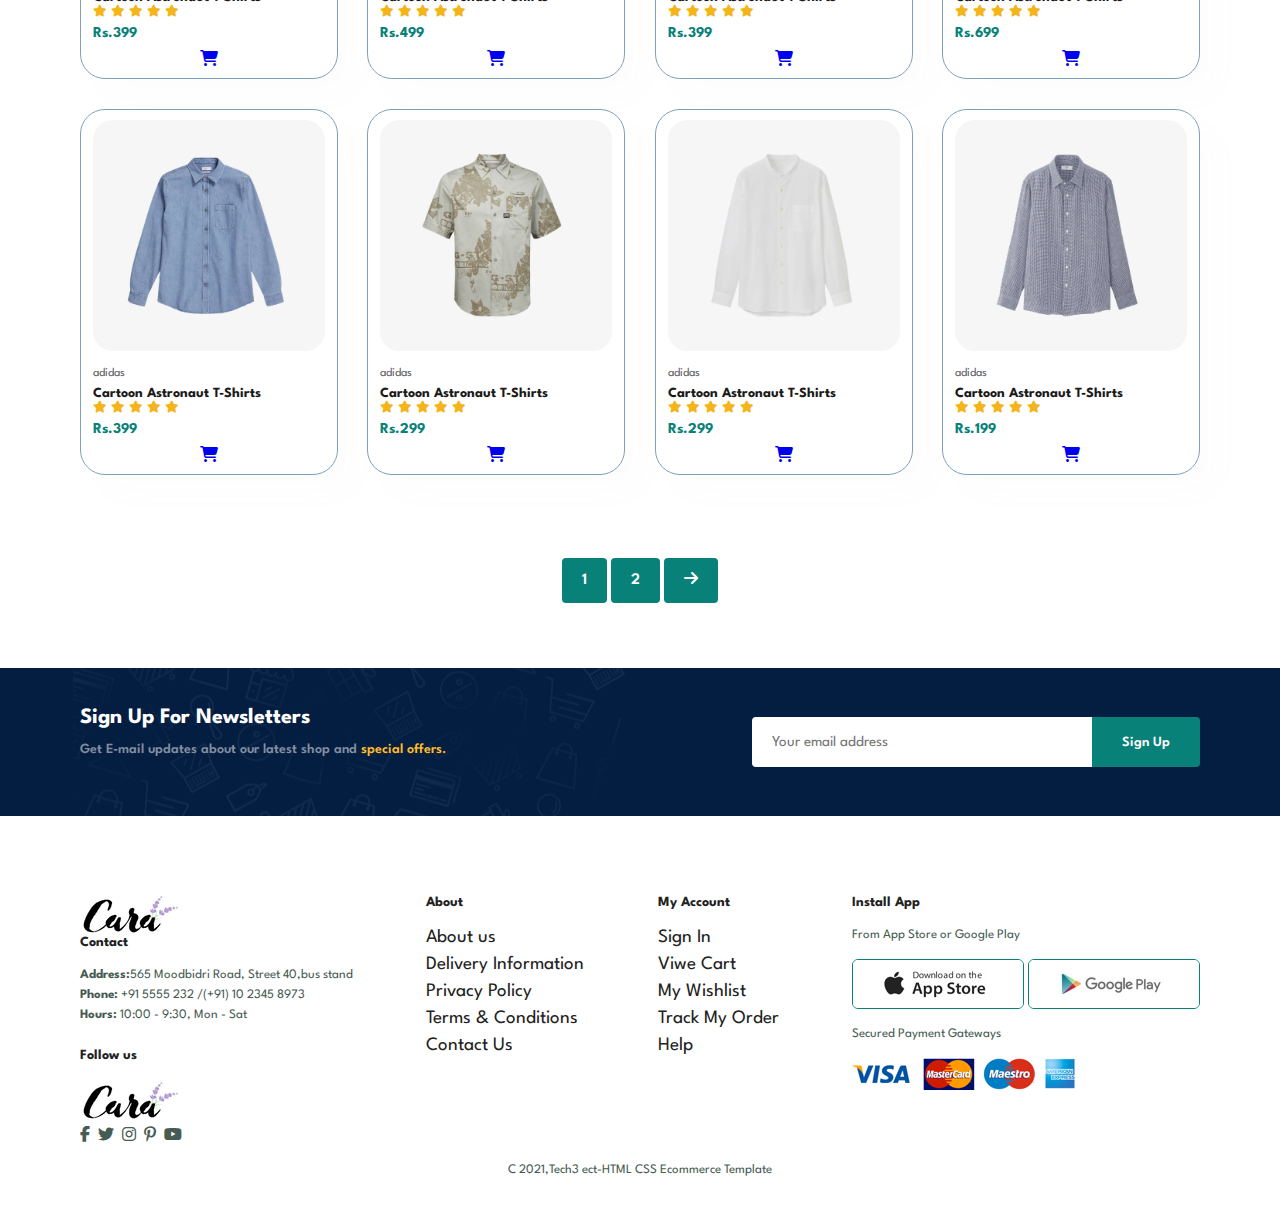
<file: E-commerce-Website/shop.html>
<!DOCTYPE html>
<html lang="en">

<head>
    <meta charset="UTF-8">
    <meta http-equiv="X-UA-Compatible" content="IE=edge">
    <meta name="viewport" content="width=device-width, initial-scale=1.0">
    <title>E-commerce</title>
    <link rel="stylesheet" href="//cdnjs.cloudflare.com/ajax/libs/font-awesome/6.2.0/css/all.min.css">
    <link rel="stylesheet" href="style.css">
</head>

<body>
    <section id="header">
        <a href="#"><img src="img/logo.png" class="logo" alt=""></a>

        <div>
            <ul id="navbar">
                <li><a href="index.html">HOME</a></li>
                <li><a class="active" href="shop.html">SHOP</a></li>
                <li><a href="blog.html">BLOG</a></li>
                <li><a href="about.html">ABOUT</a></li>
                <li><a href="contact.html">CONTACT</a></li>
                <li id="cart" class="log-bag"><a href="cart.html"><img src="shopping-bag.svg"></a></li>
                <a href="#" id="close"><i class="fa-solid fa-xmark"></i></a>
            </ul>
        </div>
        <div id="mobile">
            <a href="cart.html"><i class="fa-solid fa-cart-arrow-down"></i></a>
            <i id="bar" class="fas fa-outdent"></i>

        </div>
    </section>
    <section id="page-header">

        <h2>#stayhome</h2>

        <p>Save more with coupons & up to 70% off! </p>

    </section>
    <section id="product1" class="section-p1">
        <div class="pro-container">
            <div class="pro" onclick="window.location.href='sproduct.html';">
                <img src="img/products/f1.jpg" alt="">
                <div class="des">
                    <span>adidas</span>
                    <h5>Cartoon Astronaut T-Shirts</h5>
                    <div class="star">
                        <i class="fas fa-star"></i>
                        <i class="fas fa-star"></i>
                        <i class="fas fa-star"></i>
                        <i class="fas fa-star"></i>
                        <i class="fas fa-star"></i>
                    </div>
                    <h4>Rs.499</h4>
                </div>
                <a href="#"><i class="fa-solid fa-cart-shopping" class="cart"></i></a>
            </div>
            <div class="pro" onclick="window.location.href='sproduct.html';">
                <img src="img/products/f8.jpg" alt="">
                <div class="des">
                    <span>adidas</span>
                    <h5>Cartoon Astronaut T-Shirts</h5>
                    <div class="star">
                        <i class="fas fa-star"></i>
                        <i class="fas fa-star"></i>
                        <i class="fas fa-star"></i>
                        <i class="fas fa-star"></i>
                        <i class="fas fa-star"></i>
                    </div>
                    <h4>Rs.699</h4>
                </div>
                <a href="#"><i class="fa-solid fa-cart-shopping" ,class="cart"></i></a>
            </div>
            <div class="pro">
                <img src="img/products/f7.jpg" alt="">
                <div class="des">
                    <span>adidas</span>
                    <h5>Cartoon Astronaut T-Shirts</h5>
                    <div class="star">
                        <i class="fas fa-star"></i>
                        <i class="fas fa-star"></i>
                        <i class="fas fa-star"></i>
                        <i class="fas fa-star"></i>
                        <i class="fas fa-star"></i>
                    </div>
                    <h4>Rs.399</h4>
                </div>
                <a href="#"><i class="fa-solid fa-cart-shopping" ,class="cart"></i></a>
            </div>
            <div class="pro">
                <img src="img/products/f6.jpg" alt="">
                <div class="des">
                    <span>adidas</span>
                    <h5>Cartoon Astronaut T-Shirts</h5>
                    <div class="star">
                        <i class="fas fa-star"></i>
                        <i class="fas fa-star"></i>
                        <i class="fas fa-star"></i>
                        <i class="fas fa-star"></i>
                        <i class="fas fa-star"></i>
                    </div>
                    <h4>Rs.999</h4>
                </div>
                <a href="#"><i class="fa-solid fa-cart-shopping" ,class="cart"></i></a>
            </div>
            <div class="pro">
                <img src="img/products/f5.jpg" alt="">
                <div class="des">
                    <span>adidas</span>
                    <h5>Cartoon Astronaut T-Shirts</h5>
                    <div class="star">
                        <i class="fas fa-star"></i>
                        <i class="fas fa-star"></i>
                        <i class="fas fa-star"></i>
                        <i class="fas fa-star"></i>
                        <i class="fas fa-star"></i>
                    </div>
                    <h4>Rs.799</h4>
                </div>
                <a href="#"><i class="fa-solid fa-cart-shopping" ,class="cart"></i></a>
            </div>
            <div class="pro">
                <img src="img/products/f4.jpg" alt="">
                <div class="des">
                    <span>adidas</span>
                    <h5>Cartoon Astronaut T-Shirts</h5>
                    <div class="star">
                        <i class="fas fa-star"></i>
                        <i class="fas fa-star"></i>
                        <i class="fas fa-star"></i>
                        <i class="fas fa-star"></i>
                        <i class="fas fa-star"></i>
                    </div>
                    <h4>Rs.599</h4>
                </div>
                <a href="#"><i class="fa-solid fa-cart-shopping" ,class="cart"></i></a>
            </div>
            <div class="pro">
                <img src="img/products/f3.jpg" alt="">
                <div class="des">
                    <span>adidas</span>
                    <h5>Cartoon Astronaut T-Shirts</h5>
                    <div class="star">
                        <i class="fas fa-star"></i>
                        <i class="fas fa-star"></i>
                        <i class="fas fa-star"></i>
                        <i class="fas fa-star"></i>
                        <i class="fas fa-star"></i>
                    </div>
                    <h4>Rs.899</h4>
                </div>
                <a href="#"><i class="fa-solid fa-cart-shopping" ,class="cart"></i></a>
            </div>
            <div class="pro">
                <img src="img/products/f2.jpg" alt="">
                <div class="des">
                    <span>adidas</span>
                    <h5>Cartoon Astronaut T-Shirts</h5>
                    <div class="star">
                        <i class="fas fa-star"></i>
                        <i class="fas fa-star"></i>
                        <i class="fas fa-star"></i>
                        <i class="fas fa-star"></i>
                        <i class="fas fa-star"></i>
                    </div>
                    <h4>Rs.299</h4>
                </div>
                <a href="#"><i class="fa-solid fa-cart-shopping" ,class="cart"></i></a>
            </div>

            <div class="pro">
                <img src="img/products/n1.jpg" alt="">
                <div class="des">
                    <span>adidas</span>
                    <h5>Cartoon Astronaut T-Shirts</h5>
                    <div class="star">
                        <i class="fas fa-star"></i>
                        <i class="fas fa-star"></i>
                        <i class="fas fa-star"></i>
                        <i class="fas fa-star"></i>
                        <i class="fas fa-star"></i>
                    </div>
                    <h4>Rs.399</h4>
                </div>
                <a href="#"><i class="fa-solid fa-cart-shopping" ,class="cart"></i></a>
            </div>
            <div class="pro">
                <img src="img/products/n8.jpg" alt="">
                <div class="des">
                    <span>adidas</span>
                    <h5>Cartoon Astronaut T-Shirts</h5>
                    <div class="star">
                        <i class="fas fa-star"></i>
                        <i class="fas fa-star"></i>
                        <i class="fas fa-star"></i>
                        <i class="fas fa-star"></i>
                        <i class="fas fa-star"></i>
                    </div>
                    <h4>Rs.499</h4>
                </div>
                <a href="#"><i class="fa-solid fa-cart-shopping" ,class="cart"></i></a>
            </div>
            <div class="pro">
                <img src="img/products/n7.jpg" alt="">
                <div class="des">
                    <span>adidas</span>
                    <h5>Cartoon Astronaut T-Shirts</h5>
                    <div class="star">
                        <i class="fas fa-star"></i>
                        <i class="fas fa-star"></i>
                        <i class="fas fa-star"></i>
                        <i class="fas fa-star"></i>
                        <i class="fas fa-star"></i>
                    </div>
                    <h4>Rs.399</h4>
                </div>
                <a href="#"><i class="fa-solid fa-cart-shopping" ,class="cart"></i></a>
            </div>
            <div class="pro">
                <img src="img/products/n6.jpg" alt="">
                <div class="des">
                    <span>adidas</span>
                    <h5>Cartoon Astronaut T-Shirts</h5>
                    <div class="star">
                        <i class="fas fa-star"></i>
                        <i class="fas fa-star"></i>
                        <i class="fas fa-star"></i>
                        <i class="fas fa-star"></i>
                        <i class="fas fa-star"></i>
                    </div>
                    <h4>Rs.699</h4>
                </div>
                <a href="#"><i class="fa-solid fa-cart-shopping" ,class="cart"></i></a>
            </div>
            <div class="pro">
                <img src="img/products/n5.jpg" alt="">
                <div class="des">
                    <span>adidas</span>
                    <h5>Cartoon Astronaut T-Shirts</h5>
                    <div class="star">
                        <i class="fas fa-star"></i>
                        <i class="fas fa-star"></i>
                        <i class="fas fa-star"></i>
                        <i class="fas fa-star"></i>
                        <i class="fas fa-star"></i>
                    </div>
                    <h4>Rs.399</h4>
                </div>
                <a href="#"><i class="fa-solid fa-cart-shopping" ,class="cart"></i></a>
            </div>
            <div class="pro">
                <img src="img/products/n4.jpg" alt="">
                <div class="des">
                    <span>adidas</span>
                    <h5>Cartoon Astronaut T-Shirts</h5>
                    <div class="star">
                        <i class="fas fa-star"></i>
                        <i class="fas fa-star"></i>
                        <i class="fas fa-star"></i>
                        <i class="fas fa-star"></i>
                        <i class="fas fa-star"></i>
                    </div>
                    <h4>Rs.299</h4>
                </div>
                <a href="#"><i class="fa-solid fa-cart-shopping" ,class="cart"></i></a>
            </div>
            <div class="pro">
                <img src="img/products/n3.jpg" alt="">
                <div class="des">
                    <span>adidas</span>
                    <h5>Cartoon Astronaut T-Shirts</h5>
                    <div class="star">
                        <i class="fas fa-star"></i>
                        <i class="fas fa-star"></i>
                        <i class="fas fa-star"></i>
                        <i class="fas fa-star"></i>
                        <i class="fas fa-star"></i>
                    </div>
                    <h4>Rs.299</h4>
                </div>
                <a href="#"><i class="fa-solid fa-cart-shopping" ,class="cart"></i></a>
            </div>
            <div class="pro">
                <img src="img/products/n2.jpg" alt="">
                <div class="des">
                    <span>adidas</span>
                    <h5>Cartoon Astronaut T-Shirts</h5>
                    <div class="star">
                        <i class="fas fa-star"></i>
                        <i class="fas fa-star"></i>
                        <i class="fas fa-star"></i>
                        <i class="fas fa-star"></i>
                        <i class="fas fa-star"></i>
                    </div>
                    <h4>Rs.199</h4>
                </div>
                <a href="#"><i class="fa-solid fa-cart-shopping" ,class="cart"></i></a>
            </div>
        </div>
    </section>
    <section id="pagination" class="section-p1">
        <a href="#">1</a>
        <a href="#">2</a>
        <a href="#"><i class="fa-solid fa-arrow-right"></i></a>

    </section>
    <section id=newsletter class="section-p1 section-m1">
        <div class="newstext">
            <h4>Sign Up For Newsletters</h4>
            <p>Get E-mail updates about our latest shop and <span>special offers.</span> </p>
        </div>
        <div class="form">
            <input type="text" placeholder="Your email address">
            <button class="normal">Sign Up</button>
        </div>
    </section>
    <footer class="section-p1">
        <div class="col">
            <img src="img/logo.png" alt="">
            <h4>Contact</h4>
            <p><strong>Address:</strong>565 Moodbidri Road, Street 40,bus stand</p>
            <p><strong>Phone:</strong> +91 5555 232 /(+91) 10 2345 8973</p>
            <p><strong>Hours:</strong> 10:00 - 9:30, Mon - Sat</p>
            <div class="follow">
                <h4>Follow us</h4>
                <img src="img/logo.png">
                <div class="icon">
                    <i class="fab fa-facebook-f"></i>
                    <i class="fab fa-twitter"></i>
                    <i class="fab fa-instagram"></i>
                    <i class="fab fa-pinterest-p"></i>
                    <i class="fab fa-youtube"></i>
                </div>
            </div>
        </div>
        <div class="col">
            <h4>About</h4>
            <a href="#">About us</a>
            <a href="#">Delivery Information</a>
            <a href="#">Privacy Policy</a>
            <a href="#">Terms & Conditions</a>
            <a href="#">Contact Us</a>
        </div>
        <div class="col">
            <h4> My Account</h4>
            <a href="#">Sign In</a>
            <a href="#">Viwe Cart</a>
            <a href="#">My Wishlist</a>
            <a href="#">Track My Order</a>
            <a href="#">Help</a>
        </div>
        <div class="col install">
            <h4>Install App</h4>
            <p>From App Store or Google Play</p>
            <div class="row">
                <img src="img/pay/app.jpg" alt="">
                <img src="img/pay/play.jpg" alt="">
            </div>
            <p>Secured Payment Gateways</p>
            <img src="img/pay/pay.png" alt="">
        </div>
        <div class="copy">
            <p>C 2021,Tech3 ect-HTML CSS Ecommerce Template </p>

        </div>
    </footer>
    <script src="script.js">
    </script>
</body>

</html>

</html>
</file>
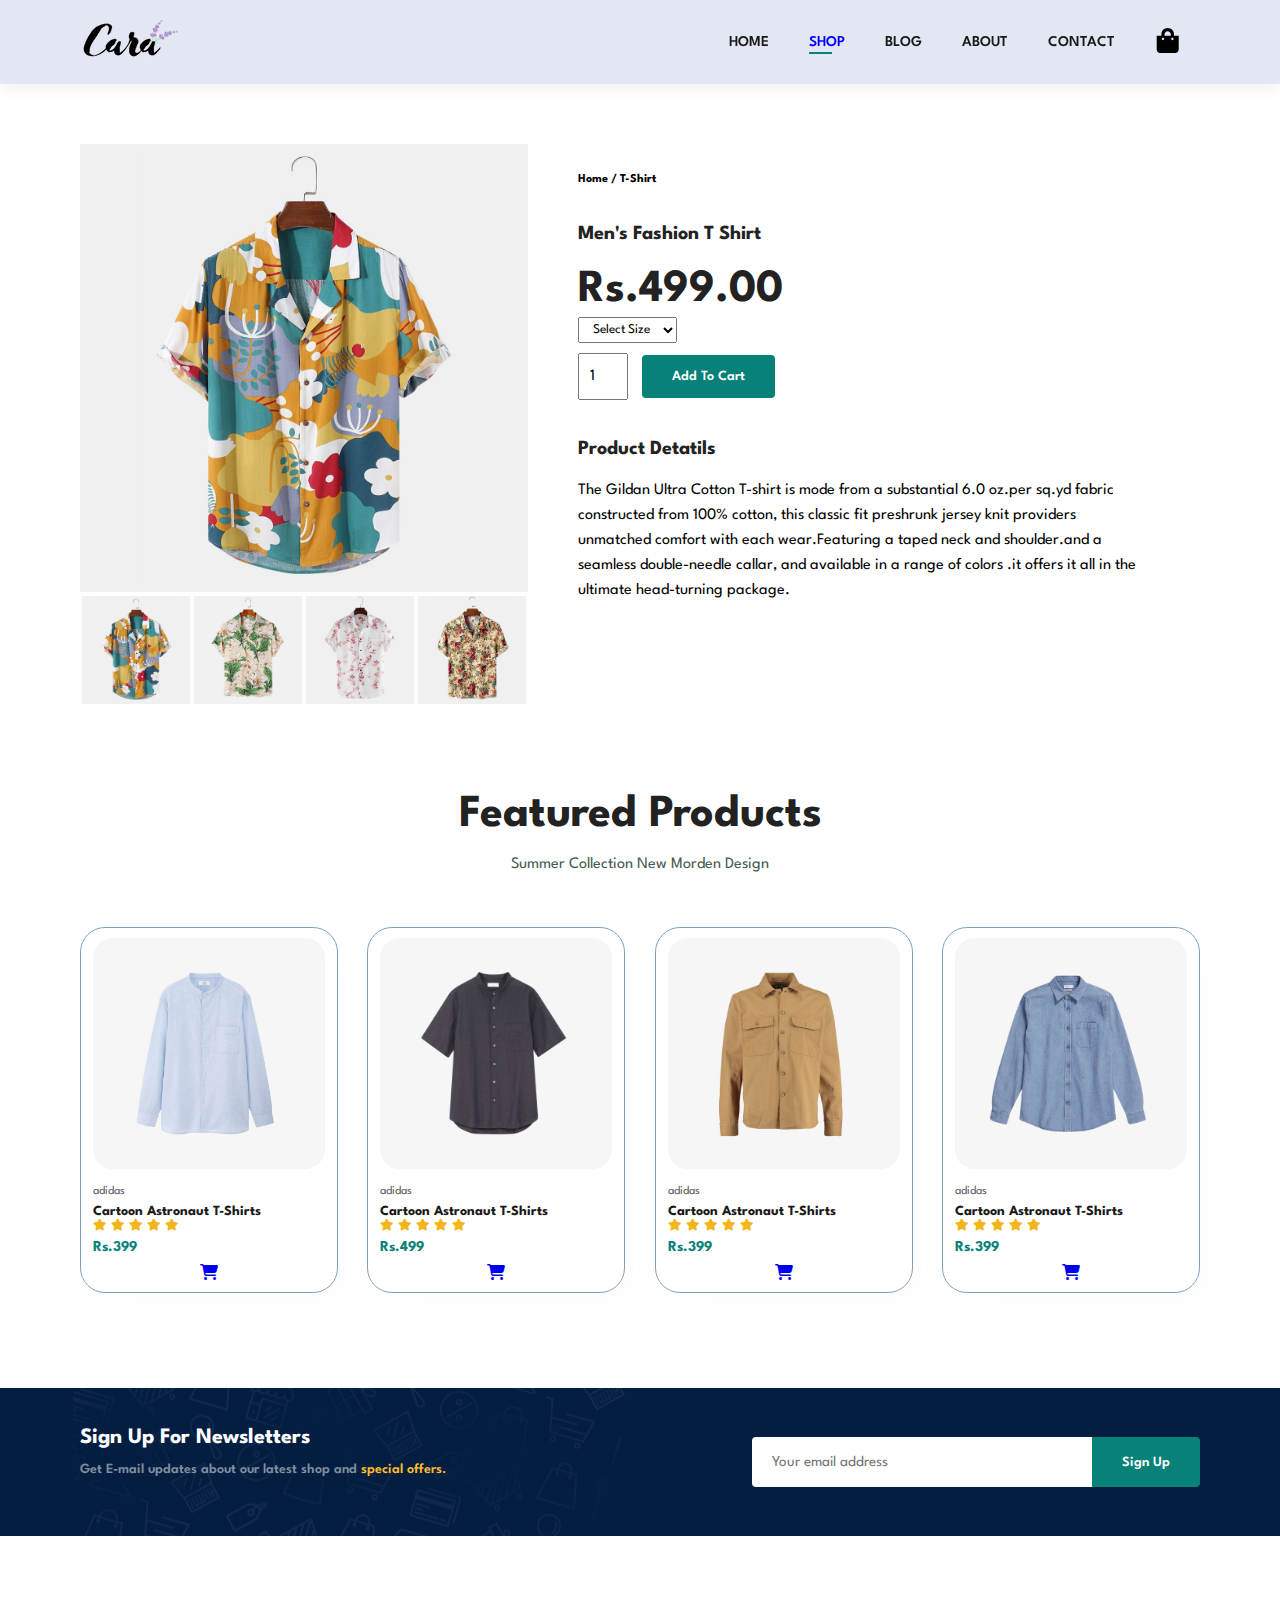
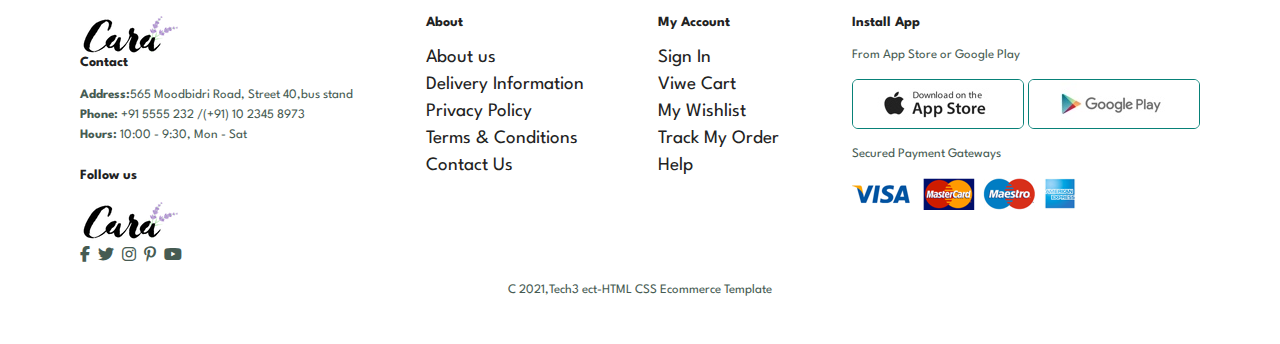
<file: E-commerce-Website/sproduct.html>
<!DOCTYPE html>
<html lang="en">

<head>
    <meta charset="UTF-8">
    <meta http-equiv="X-UA-Compatible" content="IE=edge">
    <meta name="viewport" content="width=device-width, initial-scale=1.0">
    <title>E-commerce</title>
    <link rel="stylesheet" href="//cdnjs.cloudflare.com/ajax/libs/font-awesome/6.2.0/css/all.min.css">
    <link rel="stylesheet" href="style.css">
</head>

<body>
    <section id="header">
        <a href="#"><img src="img/logo.png" class="logo" alt=""></a>

        <div>
            <ul id="navbar">
                <li><a href="index.html">HOME</a></li>
                <li><a class="active" href="shop.html">SHOP</a></li>
                <li><a href="blog.html">BLOG</a></li>
                <li><a href="about.html">ABOUT</a></li>
                <li><a href="contact.html">CONTACT</a></li>
                <li id="cart" class="log-bag"><a href="cart.html"><img src="shopping-bag.svg"></a></li>
                <a href="#" id="close"><i class="fa-solid fa-xmark"></i></a>
            </ul>
        </div>
        <div id="mobile">
            <a href="cart.html"><i class="fa-solid fa-cart-arrow-down"></i></a>
            <i id="bar" class="fas fa-outdent"></i>

        </div>
    </section>
    <section id="prodetails" class="section-p1">
        <div class="single-pro-image">
            <img src="img/products/f1.jpg" width="100%" id="MainImg" alt="">

            <div class="small-img-group">
                <div class="small-img-col">
                    <img src="img/products/f1.jpg" width="100%" id="small_img" alt="">
                </div>
                <div class="small-img-col">
                    <img src="img/products/f2.jpg" width="100%" id="small_img" alt="">
                </div>
                <div class="small-img-col">
                    <img src="img/products/f4.jpg" width="100%" id="small_img" alt="">
                </div>
                <div class="small-img-col">
                    <img src="img/products/f3.jpg" width="100%" id="small_img" alt="">
                </div>
            </div>
        </div>
        </div>
        <div class="single-pro-details">
            <h6>Home / T-Shirt</h6>
            <h4>Men's Fashion T Shirt</h4>
            <h2>Rs.499.00</h2>
            <select>
                <option>Select Size</option>
                <option>XL</option>
                <option>XXL</option>
                <option>Small</option>
                <option>Large</option>
            </select>
            <input type="number" value="1">
            <button class="normal">Add To Cart</button>
            <h4>Product Detatils</h4>
            <span>The Gildan Ultra Cotton T-shirt is mode from a substantial 6.0 oz.per sq.yd fabric constructed from
                100% cotton, this classic fit preshrunk jersey knit providers unmatched comfort with each wear.Featuring
                a taped neck and shoulder.and a seamless double-needle callar, and available in a range of colors .it
                offers it all in the ultimate head-turning package.</span>
        </div>
    </section>
    <section id="product1" class="section-p1">
        <h2>Featured Products</h2>
        <p>Summer Collection New Morden Design</p>
        <div class="pro-container">
            <div class="pro">
                <img src="img/products/n1.jpg" alt="">
                <div class="des">
                    <span>adidas</span>
                    <h5>Cartoon Astronaut T-Shirts</h5>
                    <div class="star">
                        <i class="fas fa-star"></i>
                        <i class="fas fa-star"></i>
                        <i class="fas fa-star"></i>
                        <i class="fas fa-star"></i>
                        <i class="fas fa-star"></i>
                    </div>
                    <h4>Rs.399</h4>
                </div>
                <a href="#"><i class="fa-solid fa-cart-shopping" ,class="cart"></i></a>
            </div>
            <div class="pro">
                <img src="img/products/n8.jpg" alt="">
                <div class="des">
                    <span>adidas</span>
                    <h5>Cartoon Astronaut T-Shirts</h5>
                    <div class="star">
                        <i class="fas fa-star"></i>
                        <i class="fas fa-star"></i>
                        <i class="fas fa-star"></i>
                        <i class="fas fa-star"></i>
                        <i class="fas fa-star"></i>
                    </div>
                    <h4>Rs.499</h4>
                </div>
                <a href="#"><i class="fa-solid fa-cart-shopping" ,class="cart"></i></a>
            </div>
            <div class="pro">
                <img src="img/products/n7.jpg" alt="">
                <div class="des">
                    <span>adidas</span>
                    <h5>Cartoon Astronaut T-Shirts</h5>
                    <div class="star">
                        <i class="fas fa-star"></i>
                        <i class="fas fa-star"></i>
                        <i class="fas fa-star"></i>
                        <i class="fas fa-star"></i>
                        <i class="fas fa-star"></i>
                    </div>
                    <h4>Rs.399</h4>
                </div>
                <a href="#"><i class="fa-solid fa-cart-shopping" ,class="cart"></i></a>
            </div>
            <div class="pro">
                <img src="img/products/n5.jpg" alt="">
                <div class="des">
                    <span>adidas</span>
                    <h5>Cartoon Astronaut T-Shirts</h5>
                    <div class="star">
                        <i class="fas fa-star"></i>
                        <i class="fas fa-star"></i>
                        <i class="fas fa-star"></i>
                        <i class="fas fa-star"></i>
                        <i class="fas fa-star"></i>
                    </div>
                    <h4>Rs.399</h4>
                </div>
                <a href="#"><i class="fa-solid fa-cart-shopping" ,class="cart"></i></a>
            </div>

        </div>
    </section>
    <section id=newsletter class="section-p1 section-m1">
        <div class="newstext">
            <h4>Sign Up For Newsletters</h4>
            <p>Get E-mail updates about our latest shop and <span>special offers.</span> </p>
        </div>
        <div class="form">
            <input type="text" placeholder="Your email address">
            <button class="normal">Sign Up</button>
        </div>
    </section>
    <footer class="section-p1">
        <div class="col">
            <img src="img/logo.png" alt="">
            <h4>Contact</h4>
            <p><strong>Address:</strong>565 Moodbidri Road, Street 40,bus stand</p>
            <p><strong>Phone:</strong> +91 5555 232 /(+91) 10 2345 8973</p>
            <p><strong>Hours:</strong> 10:00 - 9:30, Mon - Sat</p>
            <div class="follow">
                <h4>Follow us</h4>
                <img src="img/logo.png">
                <div class="icon">
                    <i class="fab fa-facebook-f"></i>
                    <i class="fab fa-twitter"></i>
                    <i class="fab fa-instagram"></i>
                    <i class="fab fa-pinterest-p"></i>
                    <i class="fab fa-youtube"></i>
                </div>
            </div>
        </div>
        <div class="col">
            <h4>About</h4>
            <a href="#">About us</a>
            <a href="#">Delivery Information</a>
            <a href="#">Privacy Policy</a>
            <a href="#">Terms & Conditions</a>
            <a href="#">Contact Us</a>
        </div>
        <div class="col">
            <h4> My Account</h4>
            <a href="#">Sign In</a>
            <a href="#">Viwe Cart</a>
            <a href="#">My Wishlist</a>
            <a href="#">Track My Order</a>
            <a href="#">Help</a>
        </div>
        <div class="col install">
            <h4>Install App</h4>
            <p>From App Store or Google Play</p>
            <div class="row">
                <img src="img/pay/app.jpg" alt="">
                <img src="img/pay/play.jpg" alt="">
            </div>
            <p>Secured Payment Gateways</p>
            <img src="img/pay/pay.png" alt="">
        </div>
        <div class="copy">
            <p>C 2021,Tech3 ect-HTML CSS Ecommerce Template </p>

        </div>
    </footer>
    <script>
        var MainImg = document.getElementById("MainImg");
        var smallimg = document.getElementById("small_img");

        small_img[0].onclick = function () {
            MainImg.src = small_img[0].src;
        }
        small_img[1].onclick = function () {
            MainImg.src = small_img[1].src;
        }
        small_img[2].onclick = function () {
            MainImg.src = small_img[2].src;
        }
        small_img[3].onclick = function () {
            MainImg.src = small_img[3].src;
        }
    </script>
    <script src="script.js">
    </script>
</body>

</html>

</html>
</file>
<file: E-commerce-Website/style.css>
@import url("https://fonts.googleapis.com/css2?family=Spartan:wght@100;200;300;400;500;600;700;800;900&display=swap");

* {
  margin: 0;
  padding: 0;
  box-sizing: border-box;
  font-family: "Spartan", sans-serif;
}

html {
  scroll-behavior: smooth;
}

/* Global Styles */

h1 {
  font-size: 50px;
  line-height: 64px;
  color: #222;
}

h2 {
  font-size: 46px;
  line-height: 54px;
  color: #222;
}

h4 {
  font-size: 20px;
  color: #222;
}

h6 {
  font-weight: 700;
  font-size: 12px;
}

p {
  font-size: 16px;
  color: #465b52;
  margin: 15px 0 20px 0;
}

.section-p1 {
  padding: 40px 80px;
}

.section-m1 {
  margin: 40px 0;
}

button.normal {
  font-size: 14px;
  font-weight: 600;
  padding: 15px 30px;
  color: #000;
  background-color: #fff;
  border-radius: 4px;
  cursor: pointer;
  border: none;
  outline: none;
  transition: 0.2s;
}

button.white {
  font-size: 13px;
  font-weight: 600;
  padding: 11px 18px;
  color: #fff;
  background-color: transparent;
  cursor: pointer;
  border: 1px solid #fff;
  outline: none;
  transition: 0.2s;
}

body {
  width: 100%;
}

#header {
  display: flex;
  align-items: center;
  justify-content: space-between;
  padding: 20px 80px;
  background: #E3E6F3;
  box-shadow: 0 5px 15px rgba(0, 0, 0, 0.06);
  z-index: 999;
  position: sticky;
  top: 0;
  left: 0;
}


#navbar {
  display: flex;
  align-items: center;

}

#navbar li {
  list-style: none;
  padding: 0 20px;
  position: relative;
}

#navbar li a {
  text-decoration: none;
  font-size: 15px;
  font-weight: 600;
  color: #1a1a1a;
  transition: 0.3s ease;
}

#navbar li a:hover,
#navbar li a.active {
  color: blue;
}

#navbar li a.active::after,
#navbar li a:hover::after {
  content: "";
  width: 30%;
  height: 2px;
  background: #088178;
  position: absolute;
  bottom: -4px;
  left: 20px;
}

#mobile {
  display: none;
  align-items: center;
}

#close {
  display: none;
}

#hero {
  background-image: url("img/hero4.png");
  height: 90vh;
  width: 100%;
  background-size: cover;
  background-position: top 25% right 0;
  padding: 0 80px;
  display: flex;
  flex-direction: column;
  align-items: flex-start;
  justify-content: center;
}

#hero h4 {
  padding-bottom: 15px;
}

#hero h1 {
  color: #088178;
}

#hero button {
  background-image: url("img/button.png");
  background-color: transparent;
  border: 0;
  padding: 14px 80px 65px;
  background-repeat: no-repeat;
  cursor: pointer;
  font-weight: 700;
  font-size: 15px;
}

#feature {
  display: flex;
  align-items: center;
  justify-content: space-between;
  flex-wrap: wrap;
}

#feature .fe-box {
  width: 180px;
  text-align: center;
  padding: 25px 15px;
  box-shadow: 20px 20px 34px rgba(0, 0, 0, 0.03);
  border: 1px solid #cce7d0;
  border-radius: 4px;
  margin: 15px 0;
}

#feature.fe-box:hover {
  box-shadow: 10px 10px 54px rgba(70, 62, 221, 0.1)
}

#feature.fe-box img {
  width: 100%;
  margin-bottom: 10px;
}

#feature .fe-box h6 {
  display: inline-block;
  padding: 9px 8px 6px 8px;
  line-height: 1;
  border-radius: 4px;
  color: #088178;
  background: #fddde4;

}

#feature .fe-box:nth-child(2) h6 {
  background-color: #f8b878;
}

#feature .fe-box:nth-child(3) h6 {
  background-color: #f392f3;
}

#feature .fe-box:nth-child(4) h6 {
  background-color: #a7fea7;
}

#feature .fe-box:nth-child(5) h6 {
  background-color: #88d888;
}

#feature .fe-box:nth-child(6) h6 {
  background-color: #c2c37d;
}

#feature .fe-box h6:hover {
  color: black;

}

#product1 {
  text-align: center;

}

#product1 .pro-container {
  display: flex;
  justify-content: space-between;
  padding-top: 20px;
  flex-wrap: wrap;
}

#product1 .pro {
  width: 23%;
  min-width: 250px;
  padding: 10px 12px;
  border: 1px solid #80a0ba;
  border-radius: 25px;
  cursor: pointer;
  box-shadow: 20px 20px 30px rgba(185, 150, 150, 0.02);
  margin: 15px 0;
  transition: 0.2s ease;
  position: relative;
}

#product1 .pro:hover {
  box-shadow: 20px 20px 30px rgba(0, 0, 0, 0.06);

}

#product1 .pro img {
  width: 100%;
  border-radius: 20px;
}

#product1 .pro .des {
  text-align: start;
  padding: 10px 0;
}

#product1 .pro .des span {
  color: #606063;
  font-size: 12px;
}

#product1 .pro .des h5 {
  padding-top: 7px;
  color: #1a1a1a;
  font-size: 14px;
}

#product1 .pro .des i {
  font-size: 12px;
  color: rgb(243, 181, 25);
}

#product1 .pro .des h4 {
  padding-top: 7px;
  font-size: 15px;
  font-weight: 700;
  color: #088178;
}

#product1 .pro .cart {
  width: 40px;
  height: 40px;
  line-height: 40px;
  border-radius: 50px;
  background-color: #98d5a1;
  font-weight: 500;
  color: #088178;
  border: 1px solid #cce7d0;
  position: absolute;
  bottom: 20px;
  right: 10px;
}

#banner {
  display: flex;
  flex-direction: column;
  justify-content: center;
  align-items: center;
  text-align: center;
  background-image: url(img/banner/b2.jpg);
  width: 100%;
  height: 50vh;
  background-size: cover;
  background-position: center;
}

#banner h4 {
  color: #fff;
  font-size: 16px;
}

#banner h2 {
  color: #fff;
  font-size: 30px;
  padding: 10px 0;
}

#banner h2 span {
  color: #ef3636;
}

#banner button:hover {
  background: #088178;
  color: #fff;
}

#sm-banner {
  display: flex;
  justify-content: space-between;
  flex-wrap: wrap;
}

#sm-banner .banner-box {
  display: flex;
  flex-direction: column;
  justify-content: center;
  align-items: flex-start;
  background-image: url(img/banner/b17.jpg);
  min-width: 600px;
  height: 50vh;
  background-size: cover;
  background-position: center;
  padding: 90px;
}

#sm-banner .banner-box2 {
  background-image: url(img/banner/b10.jpg);

}

#sm-banner h4 {
  color: #fff;
  font-size: 20px;
  font-weight: 300;
}

#sm-banner h2 {
  color: #fff;
  font-size: 28px;
  font-weight: 800;
}

#sm-banner span {
  color: #fff;
  font-size: 14px;
  font-weight: 500;
  padding-bottom: 15px;
}

#sm-banner .banner-box:hover button {
  background: #088178;
  border: 1px solid #088178;
}

#banner3 {
  display: flex;
  justify-content: space-between;
  flex-wrap: wrap;
  padding: 0 90px;
}

#banner3 .banner-box {
  display: flex;
  flex-direction: column;
  justify-content: center;
  align-items: flex-start;
  background-image: url(img/banner/b7.jpg);
  min-width: 30%;
  height: 40vh;
  background-size: cover;
  background-position: center;
  padding: 20px;
  margin-bottom: 20px;
}

#banner3 h2 {
  color: #fff;
  font-size: 28px;
  font-weight: 800;
}

#banner3 .banner-box2 {
  background-image: url(img/banner/b4.jpg);
}

#banner3 .banner-box3 {
  background-image: url(img/banner/b18.jpg);
}

#banner3 h2 {
  color: #fff;
  font-weight: 900;
  font-size: 22px;
}

#banner3 h3 {
  color: #ec544e;
  font-weight: 800;
  font-size: 15px;
}

#newsletter {
  display: flex;
  justify-content: space-between;
  flex-wrap: wrap;
  align-items: center;
  background-image: url("img/banner/b14.png");
  background-repeat: no-repeat;
  background-position: 10% 30%;
  background-color: #041e42;
}

#newsletter h4 {
  font-size: 22px;
  font-weight: 700;
  color: #fff;
}

#newsletter p {
  font-size: 14px;
  font-weight: 600;
  color: #818ea0;
}

#newsletter p span {
  color: #ffbd27;
}

#newsletter .form {
  display: flex;
  width: 40%;
}

#newsletter input {
  height: 3.125rem;
  padding: 0 1.25em;
  font-size: 15px;
  width: 100%;
  border: 1px solid transparent;
  border-radius: 4px;
  outline: none;
  border-top-right-radius: 0;
  border-bottom-right-radius: 0;

}

#newsletter button {
  background-color: #088178;
  color: #fff;
  white-space: nowrap;
  border-top-left-radius: 0;
  border-bottom-left-radius: 0;
}

footer {
  display: flex;
  flex-wrap: wrap;
  justify-content: space-between;
}

footer .col {
  display: flex;
  flex-direction: column;
  align-items: flex-start;
  margin-bottom: 20px;
}

footer .logo {
  margin-bottom: 30px;
}

footer h4 {
  font-size: 14px;
  padding-bottom: 20px;
}

footer p {
  font-size: 13px;
  margin: 0 0 8px 0;
}

footer a {
  font-size: 19px;
  text-decoration: none;
  color: #222;
  margin-bottom: 10px;
}

footer .follow {
  margin-top: 20px;
}

footer .follow i {
  color: #465b52;
  padding-right: 4px;
  cursor: pointer;
}

footer .install .row img {
  border: 1px solid #088178;
  border-radius: 6px;

}

footer .install img {
  margin: 10px 0 15px 0;

}

footer .follow i:hover,
footer a:hover {
  color: #888178;
}

footer .copy {
  width: 100%;
  text-align: center;
}

/*Shop*/
#page-header {
  background-image: url("img/banner/b1.jpg");
  width: 100%;
  height: 40vh;
  background-size: cover;
  display: flex;
  justify-content: center;
  text-align: center;
  flex-direction: column;
  padding: 14px;
}

#page-header h2 {
  color: #a7fea7;
}

#pagination {
  text-align: center;
}

#pagination a {
  text-decoration: none;
  background-color: #088178;
  padding: 15px 20px;
  border-radius: 4px;
  color: #fff;
  font-weight: 600;
}

#pagination a i {
  font-size: 16px;
  font-weight: 600;
}

/*single*/
#prodetails {
  display: flex;
  margin-top: 20px;
}

#prodetails .single-pro-image {
  width: 40%;
  margin-right: 50px;
}

.small-img-group {
  display: flex;
  justify-content: space-around;
}

.small-img-col {
  flex-basis: 24%;
  cursor: pointer;
}

#prodetails .single-pro-details {
  width: 50%;
  padding-top: 30px;
}

#prodetails .single-pro-details h4 {
  padding: 40px 0 20px 0;
}

#prodetails .single-pro-details select {
  display: block;
  padding: 5px 10px;
  margin-bottom: 10px;
}

#prodetails .single-pro-details input {
  width: 50px;
  height: 47px;
  padding-left: 10px;
  font-size: 16px;
  margin-right: 10px;
}

#prodetails .single-pro-details input:focus {
  outline: none;
}

#prodetails .single-pro-details button {
  background: #088178;
  color: #fff;
}

#prodetails .single-pro-details span {
  line-height: 25px;
}

/*blog*/
#page-header.blog-header {
  background-image: url("img/banner/b19.jpg");
}

#blog {
  padding: 150px 150px 0 150px;
}

#blog .blog-box {
  display: flex;
  align-items: center;
  width: 100%;
  position: relative;
}

#blog .blog-img {
  width: 50%;
  margin-right: 40px;
}

#blog img {
  width: 100%;
  height: 300px;
  object-fit: cover;
}

#blog .blog-details {
  width: 50%;
}

#blog .blog-details a {
  text-decoration: none;
  font-size: 11px;
  color: #000;
  font-weight: 700;
  position: relative;
  transition: 0.3s;
}

#blog .blog-details a::after {
  content: "";
  width: 50px;
  height: 1px;
  background-color: #000;
  position: absolute;
  top: 4px;
  right: -60px;
}

#blog .blog-details a:hover {
  color: #088178;
}

#blog .blog-details a:hover::after {
  background-color: #088178;
}

#blog .blog-box h1 {
  position: absolute;
  top: -40px;
  left: 0;
  font-size: 70px;
  font-weight: 700;
  color: #c9cbce;
  z-index: -9;
}

/*about*/
#page-header.about-header {
  background-image: url("img/about/banner.png");
}

#about-head {
  display: flex;
  align-items: center;
}

#about-head img {
  width: 50%;
  height: auto;
}

#about-head div {
  padding-left: 40px;
}

#about-app {
  text-align: center;
}

#about-app .video {
  width: 70%;
  height: 100%;
  margin: 30px auto 0 auto;
}

#about-app .video video {
  width: 100%;
  height: 100%;
  border-radius: 20px;
}

/*Contact*/
#contact-details {
  display: flex;
  align-items: center;
  justify-content: space-between;
}

#contact-details .details {
  width: 40%;
}

#contact-details .details span,
#from-details form span {
  font-size: 12px;
}

#contact-details .details h2 {
  font-size: 26px;
  line-height: 35px;
  padding: 20px 0;
}

#contact-details .details h3 {
  font-size: 16px;
  padding-bottom: 15px;
}

#contact-details .details li {
  list-style: none;
  display: flex;
  padding: 10px 0;
}

#contact-details .details li i {
  font-size: 14px;
  padding-right: 22px;
}

#contact-details .details li p {
  margin: 0;
  font-size: 14px;
}

#contact-details .map {
  width: 55%;
  height: 400px;
}

#contact-details .map iframe {
  width: 100%;
  height: 100%;
}

#form-details {
  display: flex;
  justify-content: space-between;
  margin: 30px;
  padding: 80px;
  border: 1px solid #e1e1e1;
}

#form-details form {
  width: 65%;
  display: flex;
  flex-direction: column;
  align-items: flex-start;
}

#form-details form input,
#form-details form textarea {
  width: 100%;
  padding: 12px 15px;
  outline: none;
  margin-bottom: 20px;
  border: 1px solid #e1e1e1;
}

#form-details form button {
  background-color: #088178;
  color: #fff;

}

#form-details.people div {
  padding-bottom: 25px;
  display: flex;
  align-items: flex-start;

}

#form-details .people div img {
  width: 65px;
  height: 65px;
  object-fit: cover;
  margin-right: 15px;


}

#form-details .people div p {
  margin: 0;
  font-size: 13px;
  line-height: 25px;
}

#form-details .people div p span {
  display: block;
  font-size: 16px;
  font-weight: 600;
  color: #000;
}

#cart table {
  width: 100%;
  border-collapse: collapse;
  table-layout: fixed;
  white-space: nowrap;
}

#cart table img {
  width: 70px;
}

#cart table td:nth-child(1) {
  width: 100px;
  text-align: center;
}

#cart table td:nth-child(2) {
  width: 150px;
  text-align: center;
}

#cart table td:nth-child(3) {
  width: 250px;
  text-align: center;
}

#cart table td:nth-child(4),
#cart table td:nth-child(5),
#cart table td:nth-child(6),
#cart table td:nth-child(7) {
  width: 150px;
  text-align: center;
}

#cart table td:nth-child(5) input {
  width: 70px;
  padding: 10px 5px 10px 15px;
}

#cart table thead {
  border: 1px solid #e2e9e1;
  border-left: none;
  border-right: none;
}

#cart table thead td {
  font-weight: 700;
  text-transform: uppercase;
  font-size: 13px;
  padding: 18px 0;
}

#cart table tbody tr td {
  padding-top: 15px;
}

#cart table tbody td {
  padding-top: 13px;
}

#cart-add {
  display: flex;
  flex-wrap: wrap;
  justify-content: space-between;
}

#coupon {
  width: 50%;
  margin-bottom: 30px;
}

#coupon h3,
#subtotal h3 {
  padding-bottom: 15px;
}

#coupon {
  padding: 10px 20px;
  outline: none;
  width: 60%;
  margin-bottom: 10px;
  border: 1px solid #e2e9e1;
}

#coupon button,
#subtotal button {
  color: #fff;
  margin-bottom: 30px;
  padding: 10px 20px;
}

#subtotal {
  width: 50%;
  margin-bottom: 30px;
  border: 1px solid #e2e9e1;
  padding: 30px;
}

#subtotal table {
  width: 100%;
  border-collapse: collapse;
  margin-bottom: 20px;
}

#subtotal table td {
  width: 50%;
  border: 1px solid #e2e9e1;
  padding: 10px;
  font-size: 13px;
}


/*Start media Query*/
@media (max-width:799px) {
  .section-p1 {
    padding: 40px 40px;
  }

  #navbar {
    display: flex;
    flex-direction: column;
    justify-content: flex-start;
    align-items: flex-start;
    position: fixed;
    top: 0;
    right: -300px;
    height: 100vh;
    width: 200px;
    background-color: #E3E6F3;
    box-shadow: 0 40px 60px rgba(0, 0, 0, 0.1);
    padding: 80px 0 0 10px;
    transition: 0.3s;
  }

  #navbar.active {
    right: 0px;
  }

  #navbar li {
    margin-bottom: 25px;

  }

  #mobile {
    display: flex;
    align-items: center;
  }

  #mobile i {
    color: #1a1a1a;
    font-size: 24px;
    padding-left: 20px;
  }

  #close {
    display: initial;
    position: absolute;
    top: 30px;
    left: 30px;
    color: #222;
    font-size: 24px;
  }

  .log-bag {
    display: none;
  }

  #hero {
    height: 70vh;
    padding: 0 80px;
    background-position: top 30% right 30%;
  }

  #feature {
    justify-content: center;
  }

  #feature .fe-box {
    margin: 15px 15px;
  }

  #product1 .pro-container {
    justify-content: center;
  }

  #product1 .pro {
    margin: 15px;
  }

  #banner {
    height: 20vh;
  }

  #sm-banner.banner-box {
    min-width: 100%;
    height: 30vh;
  }

  #banner3 {
    padding: 0 40px;
  }

  #banner3 .banner-box {
    width: 28%;
  }

  #newsletter .form {
    width: 70%;
  }

  /*about*/
  #about-head {
    flex-direction: column;
    height: 100%;
  }

  #about-head img {
    width: 100%;
    height: 100%;
    margin-bottom: 20px;
  }

  #about-head div {
    padding-left: 0px;
  }

  /*contact*/
  #from-details {
    padding: 80px;
  }
}

@media (max-width:477px) {
  .section-p1 {
    padding: 20px;
  }

  #header {
    padding: 10px 30px;
  }

  h1 {
    font-size: 38px;
  }

  h2 {
    font-size: 32px;
  }

  #hero {
    padding: 0 20px;
    background-position: 55%;
  }

  #feature {
    justify-content: space-between;
  }

  #feature .fe-box {
    width: 155px;
    margin: 0 0 15px 0;
  }

  #product1 .pro {
    width: 100px;
  }

  #banner {
    height: 40vh;
  }

  #sm-banner .banner-box {
    height: 40vh;
  }

  #sm-banner .banner-box2 {
    margin-top: 20vh;
  }

  #banner3 {
    padding: 0 20px;
  }

  #banner3 .banner-box {
    width: 100%;
  }

  newsletter {
    padding: 40px 20px;
  }

  newsletter .form {
    width: 100%;
  }

  footer.copy {
    text-align: start;
  }

  /*single*/
  #prodetails {
    display: flex;
    flex-direction: column;
  }

  #prodetails .single-pro-image {
    width: 100%;
    margin-right: 0px;
  }

  #prodetails .single-pro-details {
    width: 100%;
  }

  /*blog*/
  #blog {
    padding: 100px 20px 0 20px;
  }

  #blog .blog-box {
    display: flex;
    flex-direction: column;
    align-items: flex-start;
  }

  #blog .blog-img {
    width: 100%;
    margin-right: 0;
    margin-bottom: 30px;
  }

  #blog .blog-details {
    width: 100%;
  }

  /*about*/
  #about-head {
    flex-direction: column;
  }

  #about-head img {
    width: 100%;
    margin-bottom: 20px;
  }

  #about-head div {
    padding-left: 0px;
  }

  #about-app video {
    width: 100%;
  }

  #coupon {
    width: 100%;
  }

  #subtotal {
    width: 100%;
    padding: 20px;
  }
}
</file>
